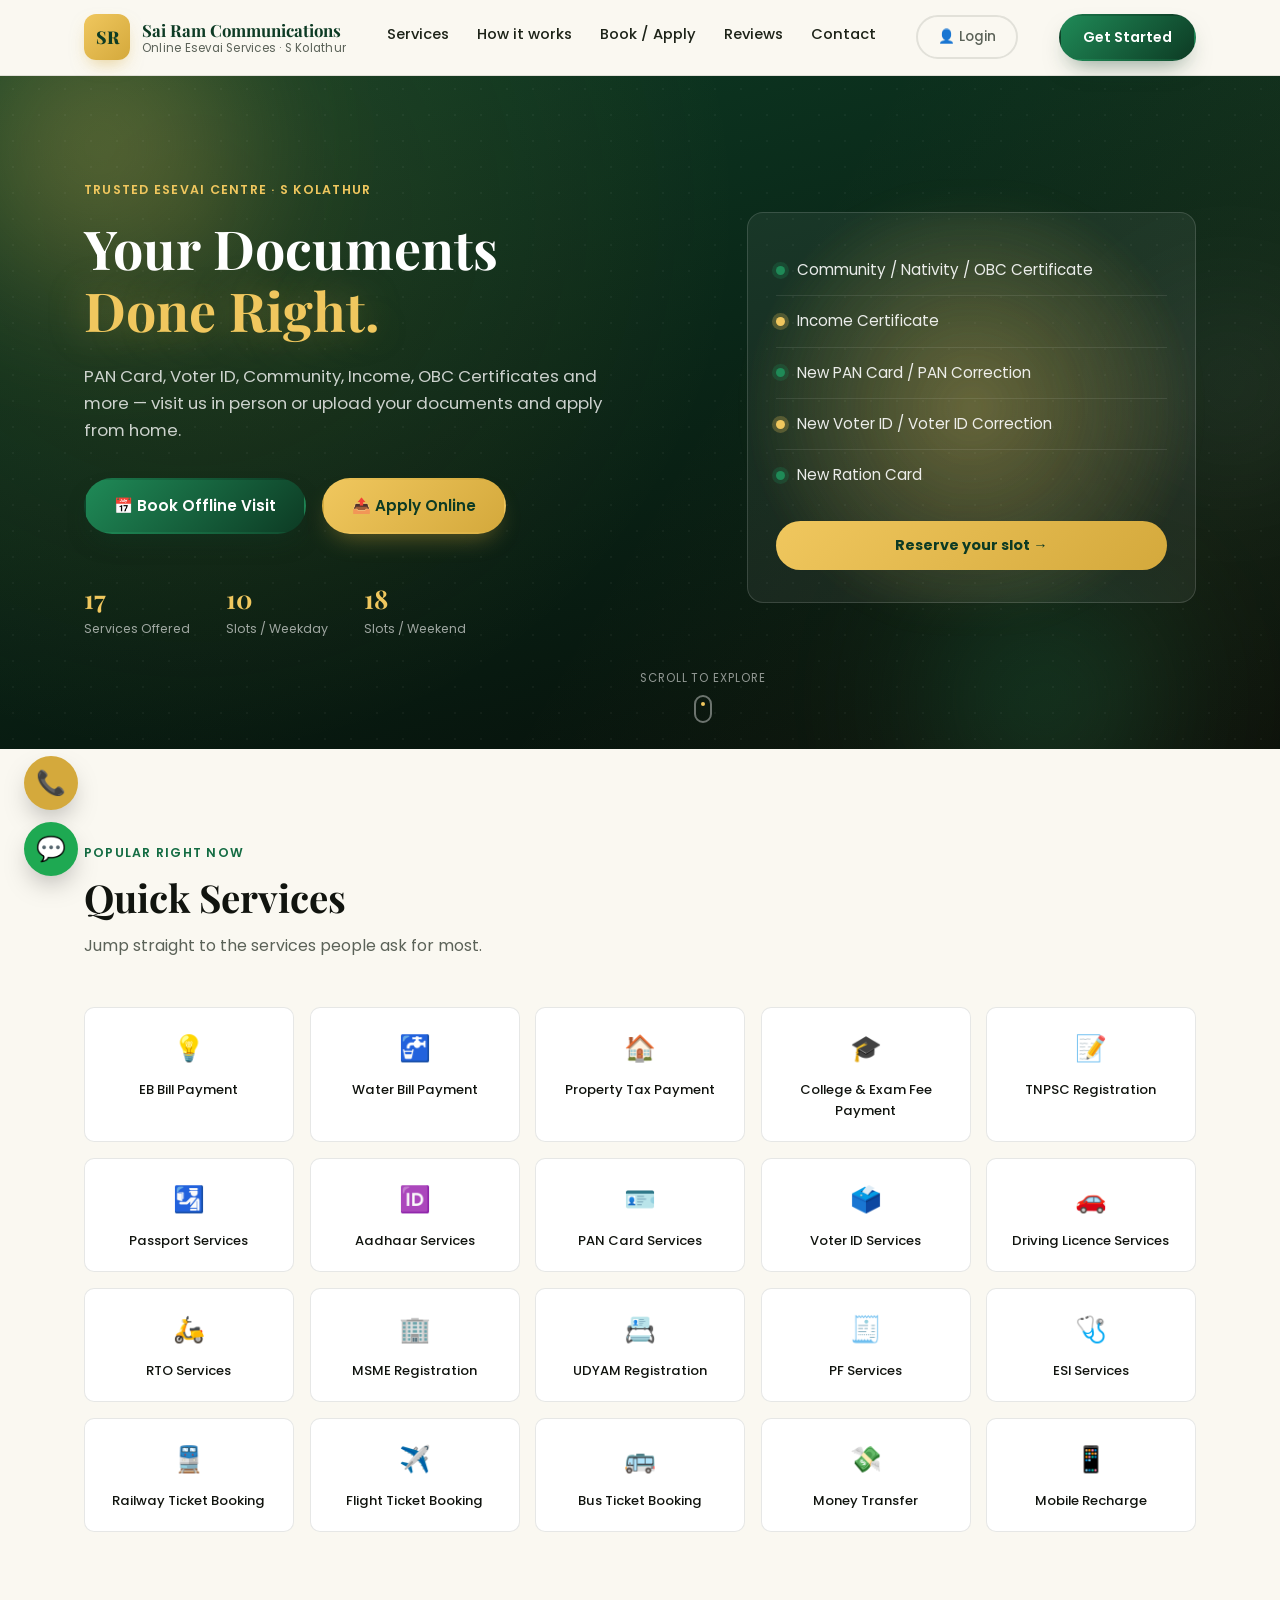
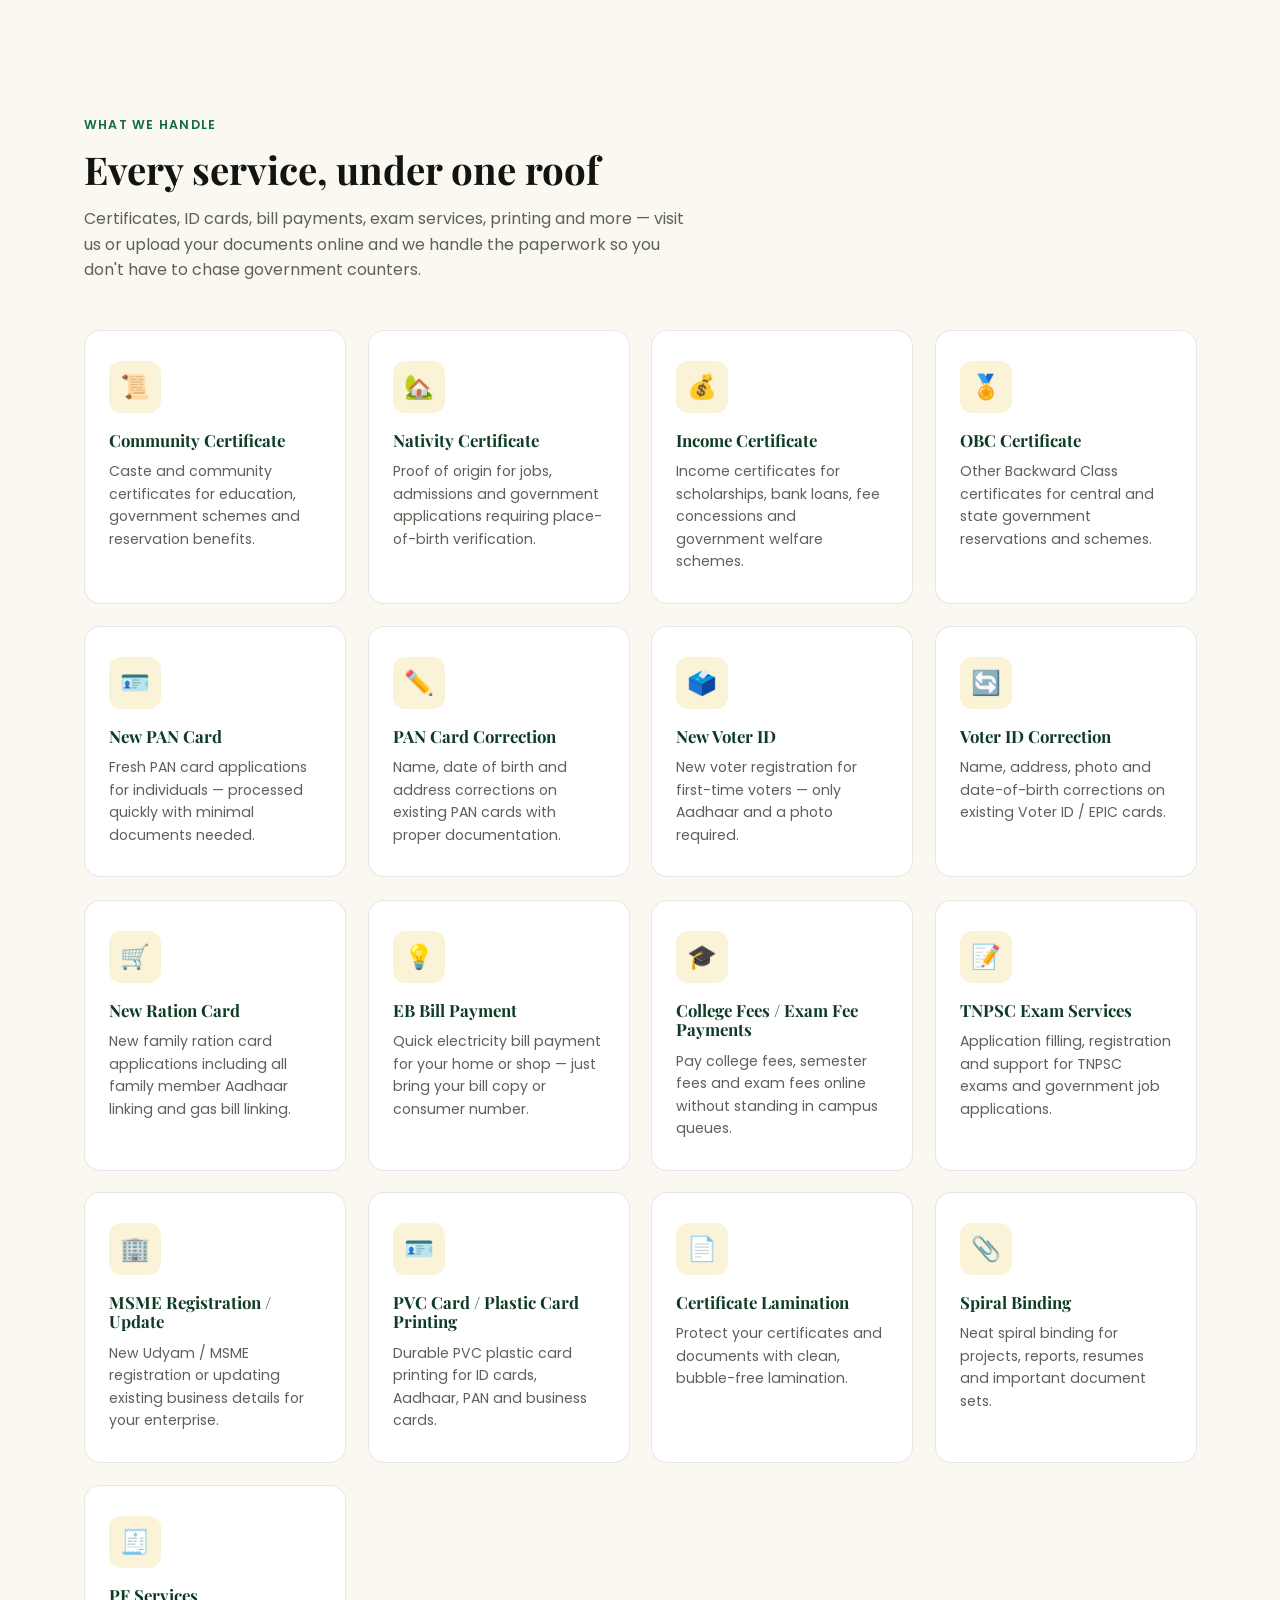
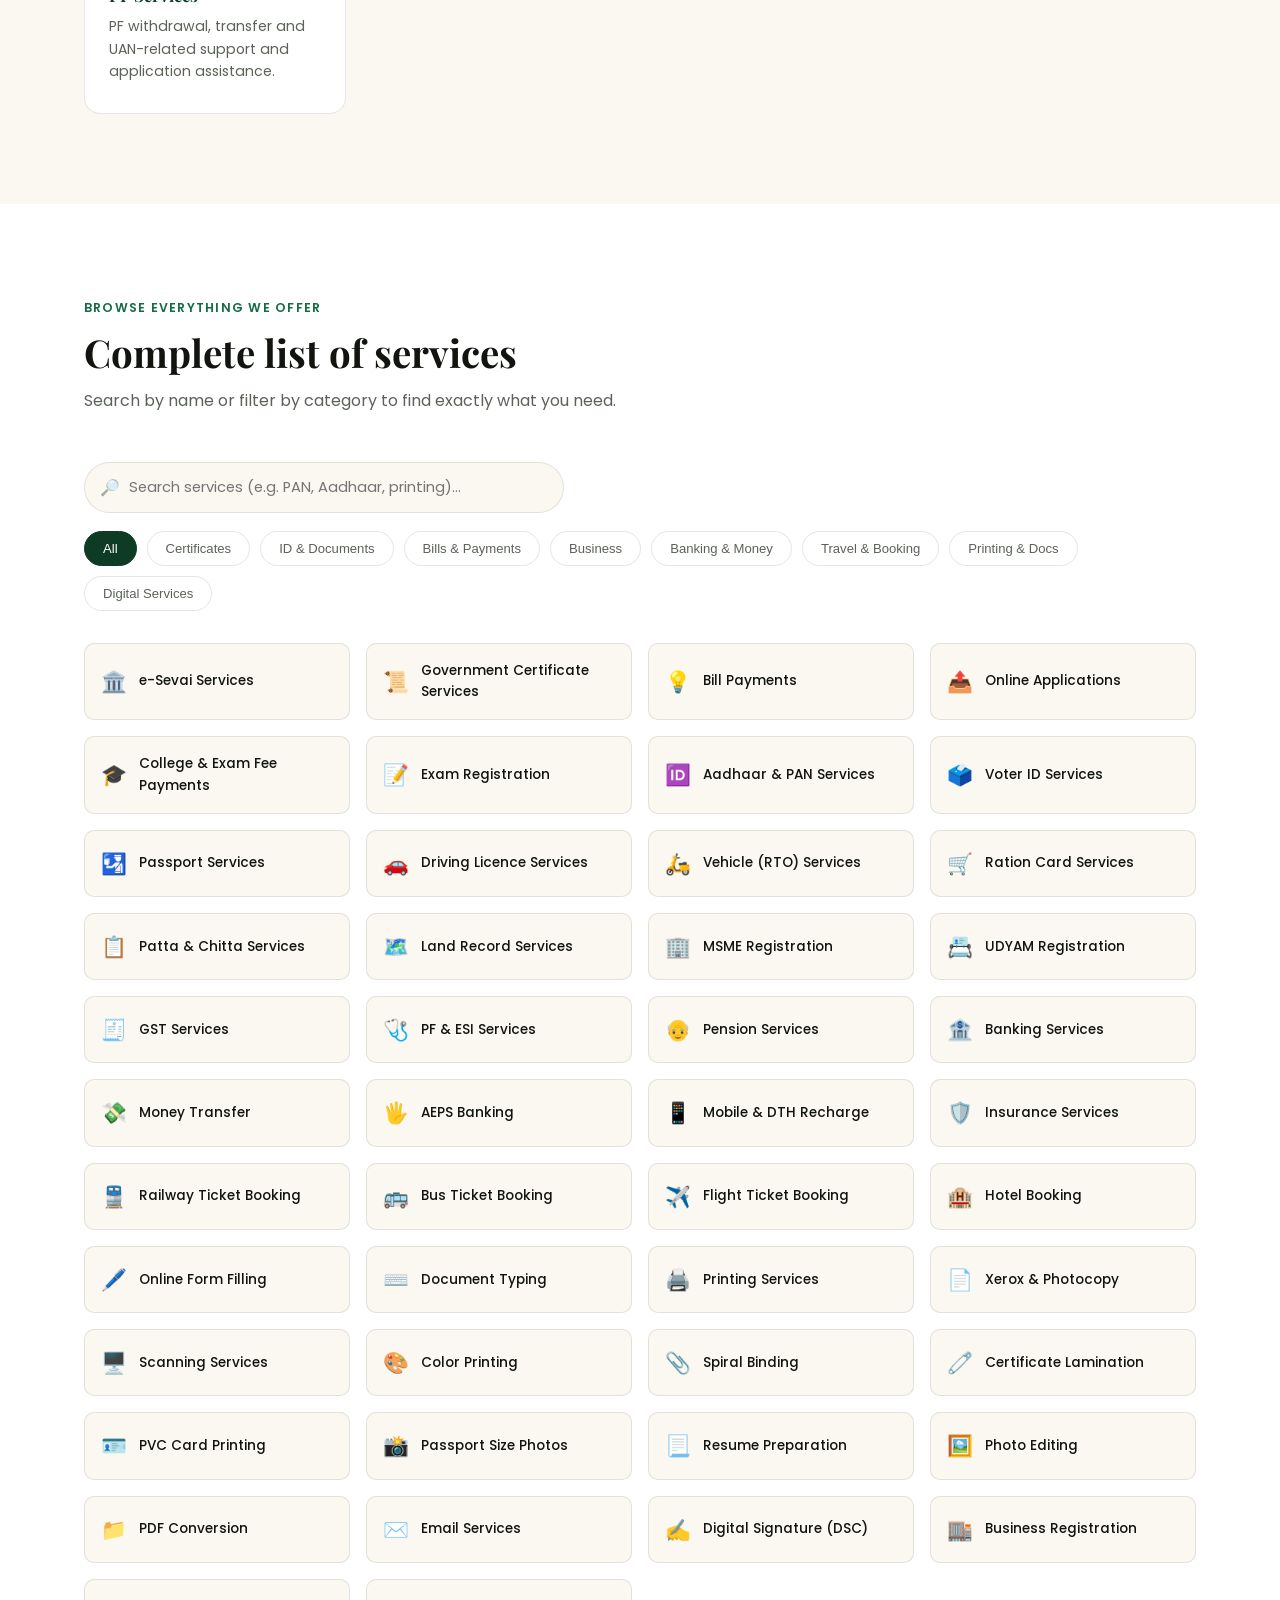
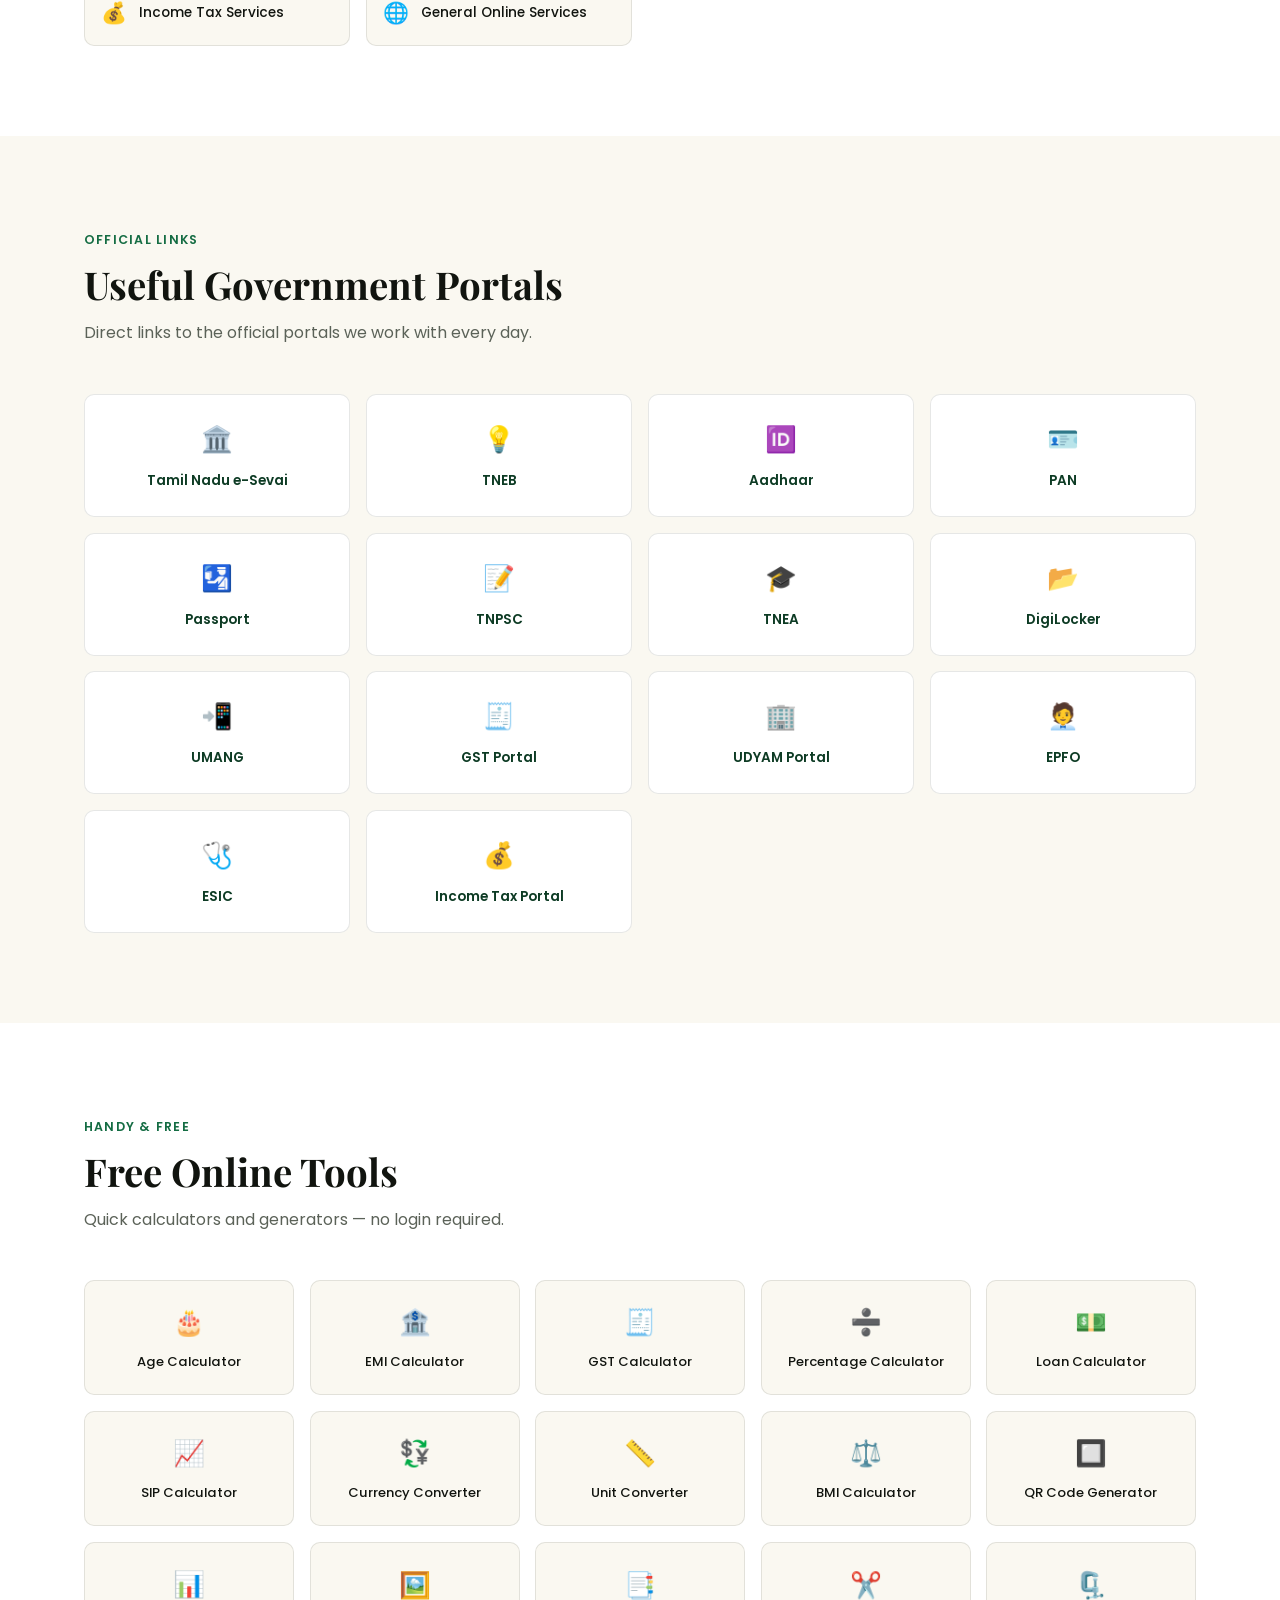
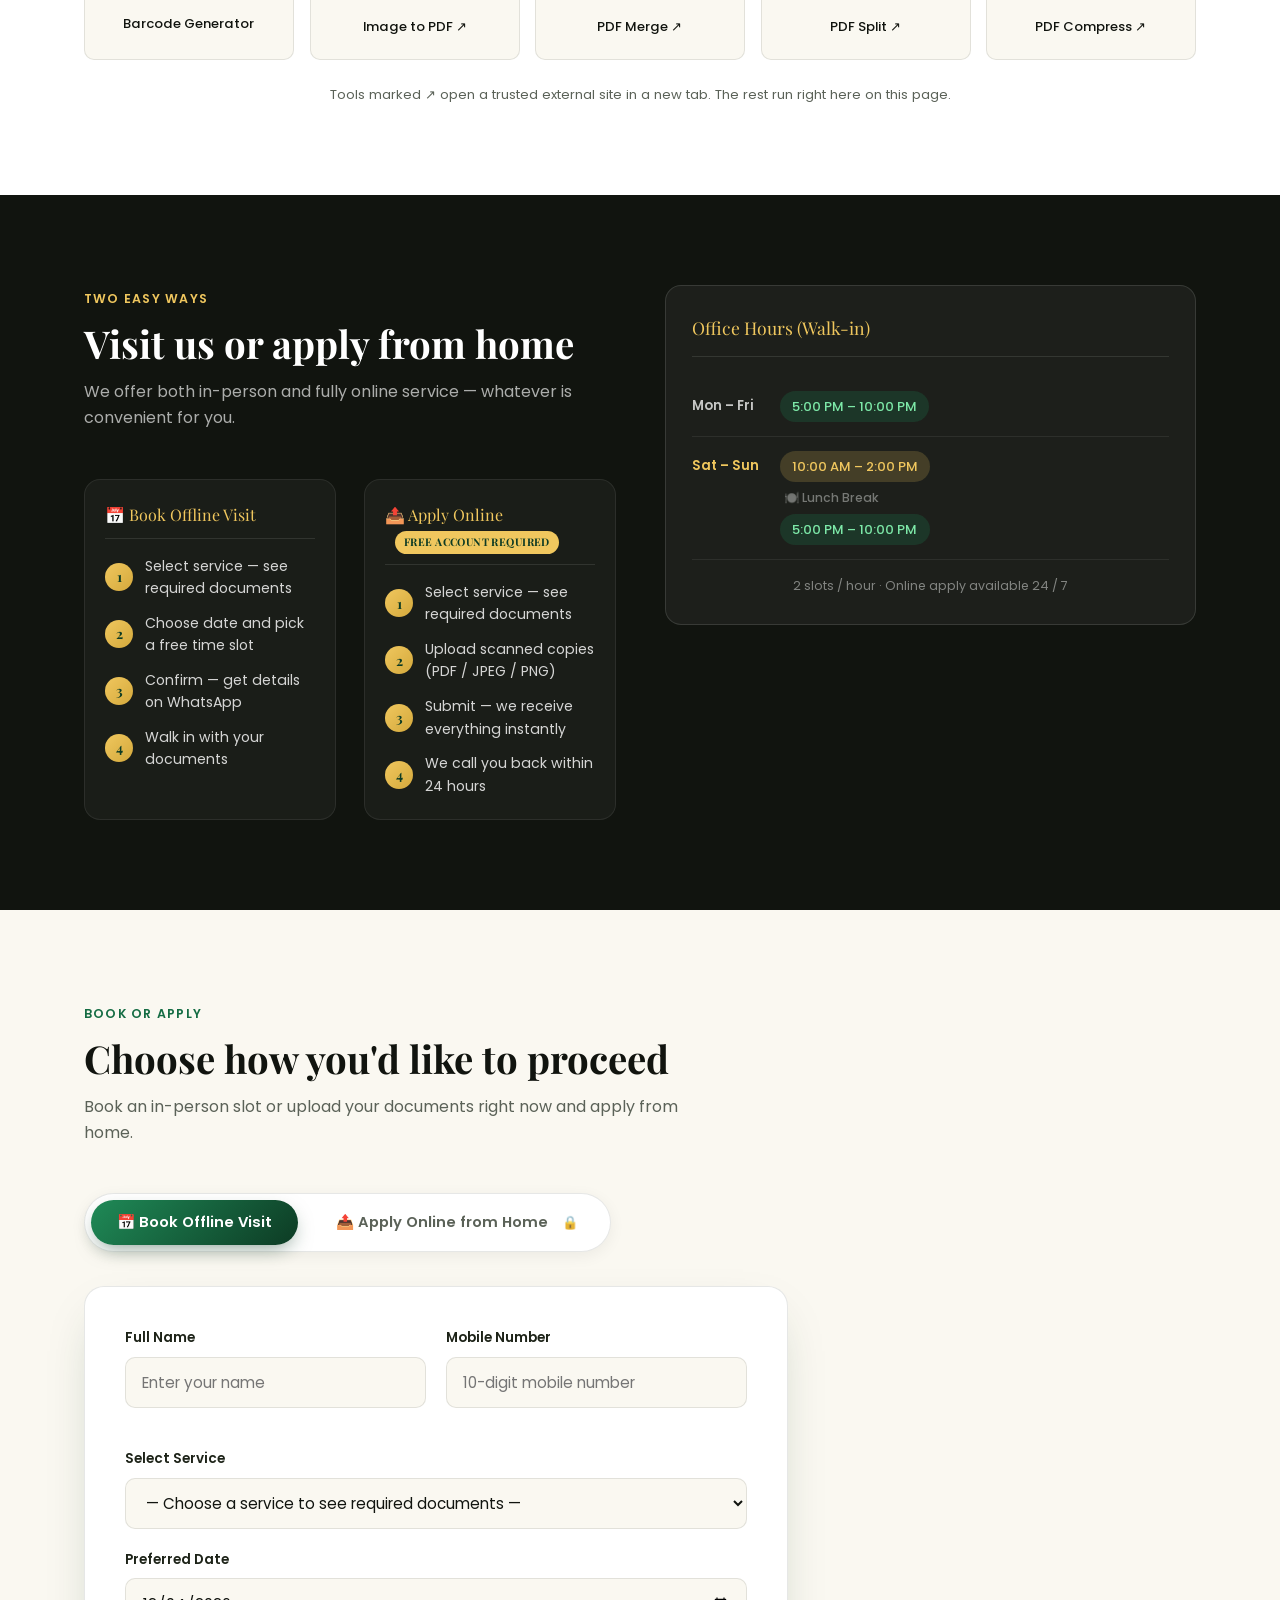
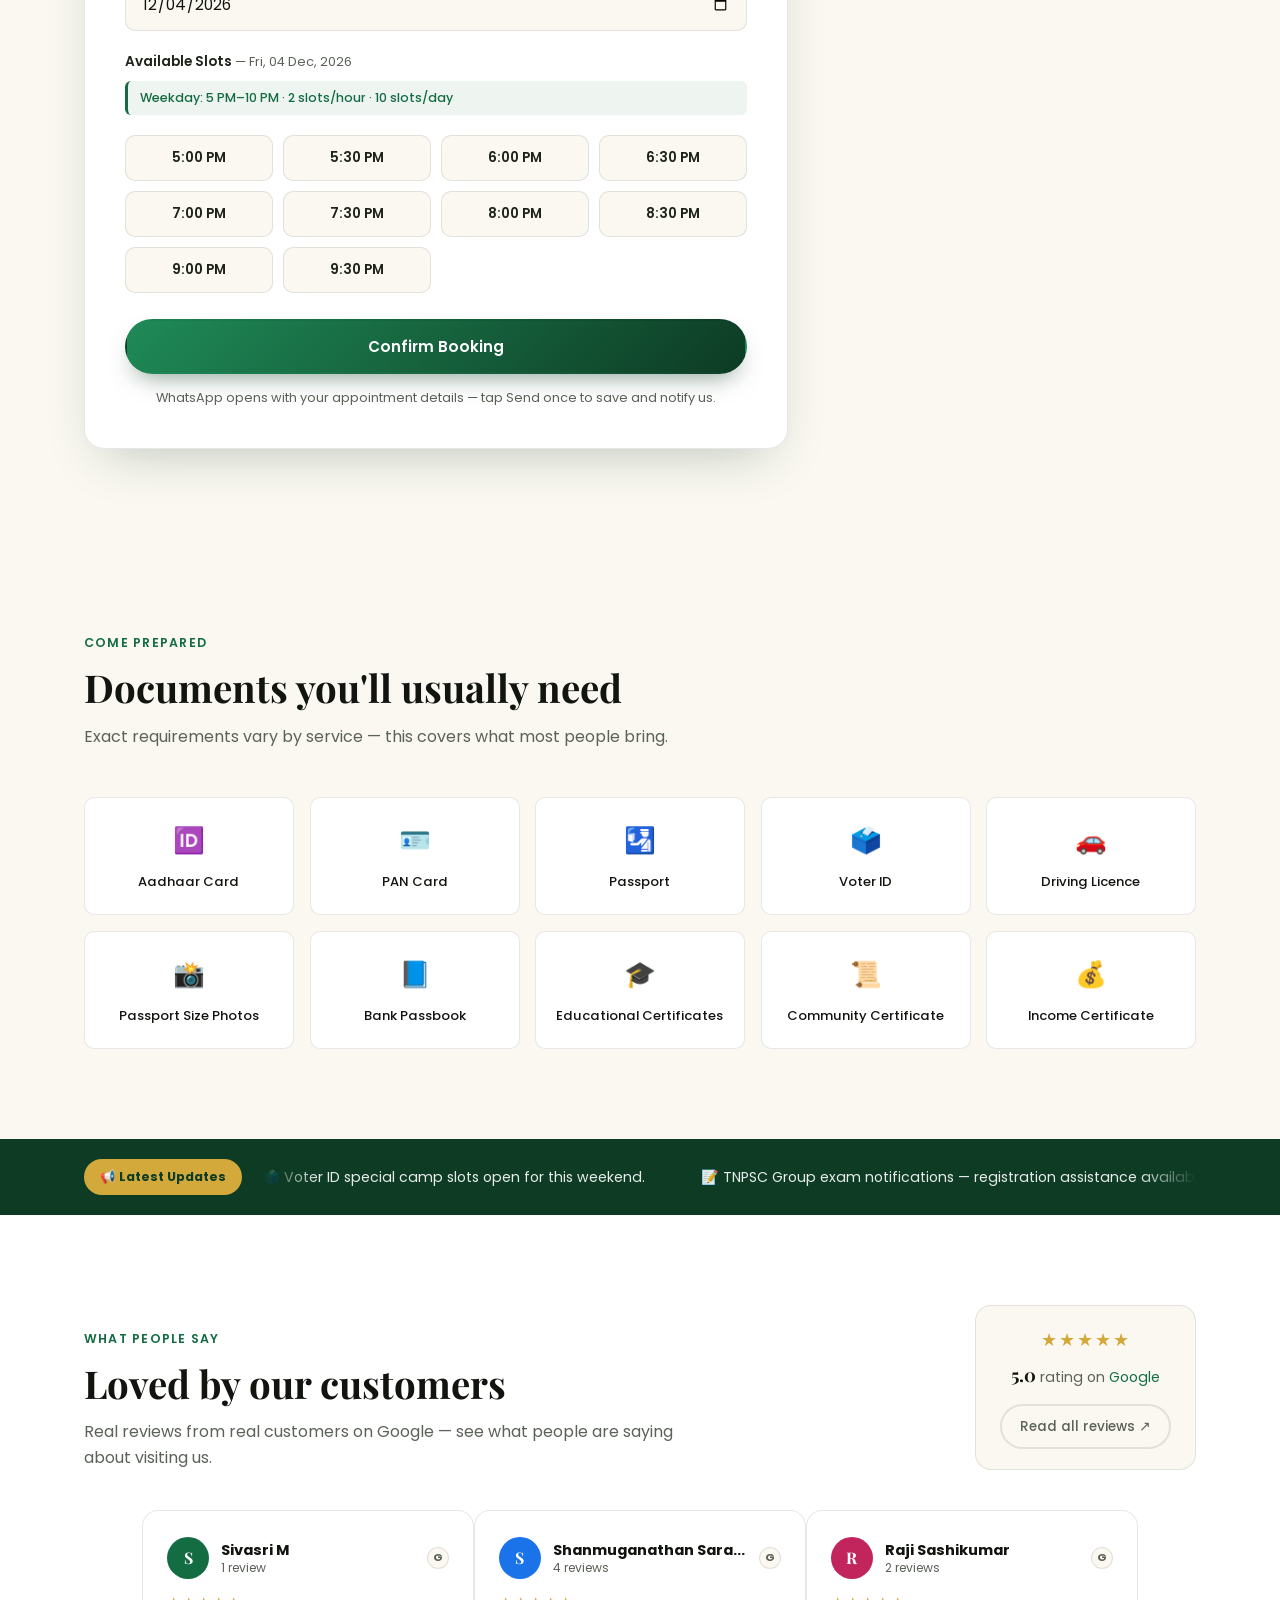
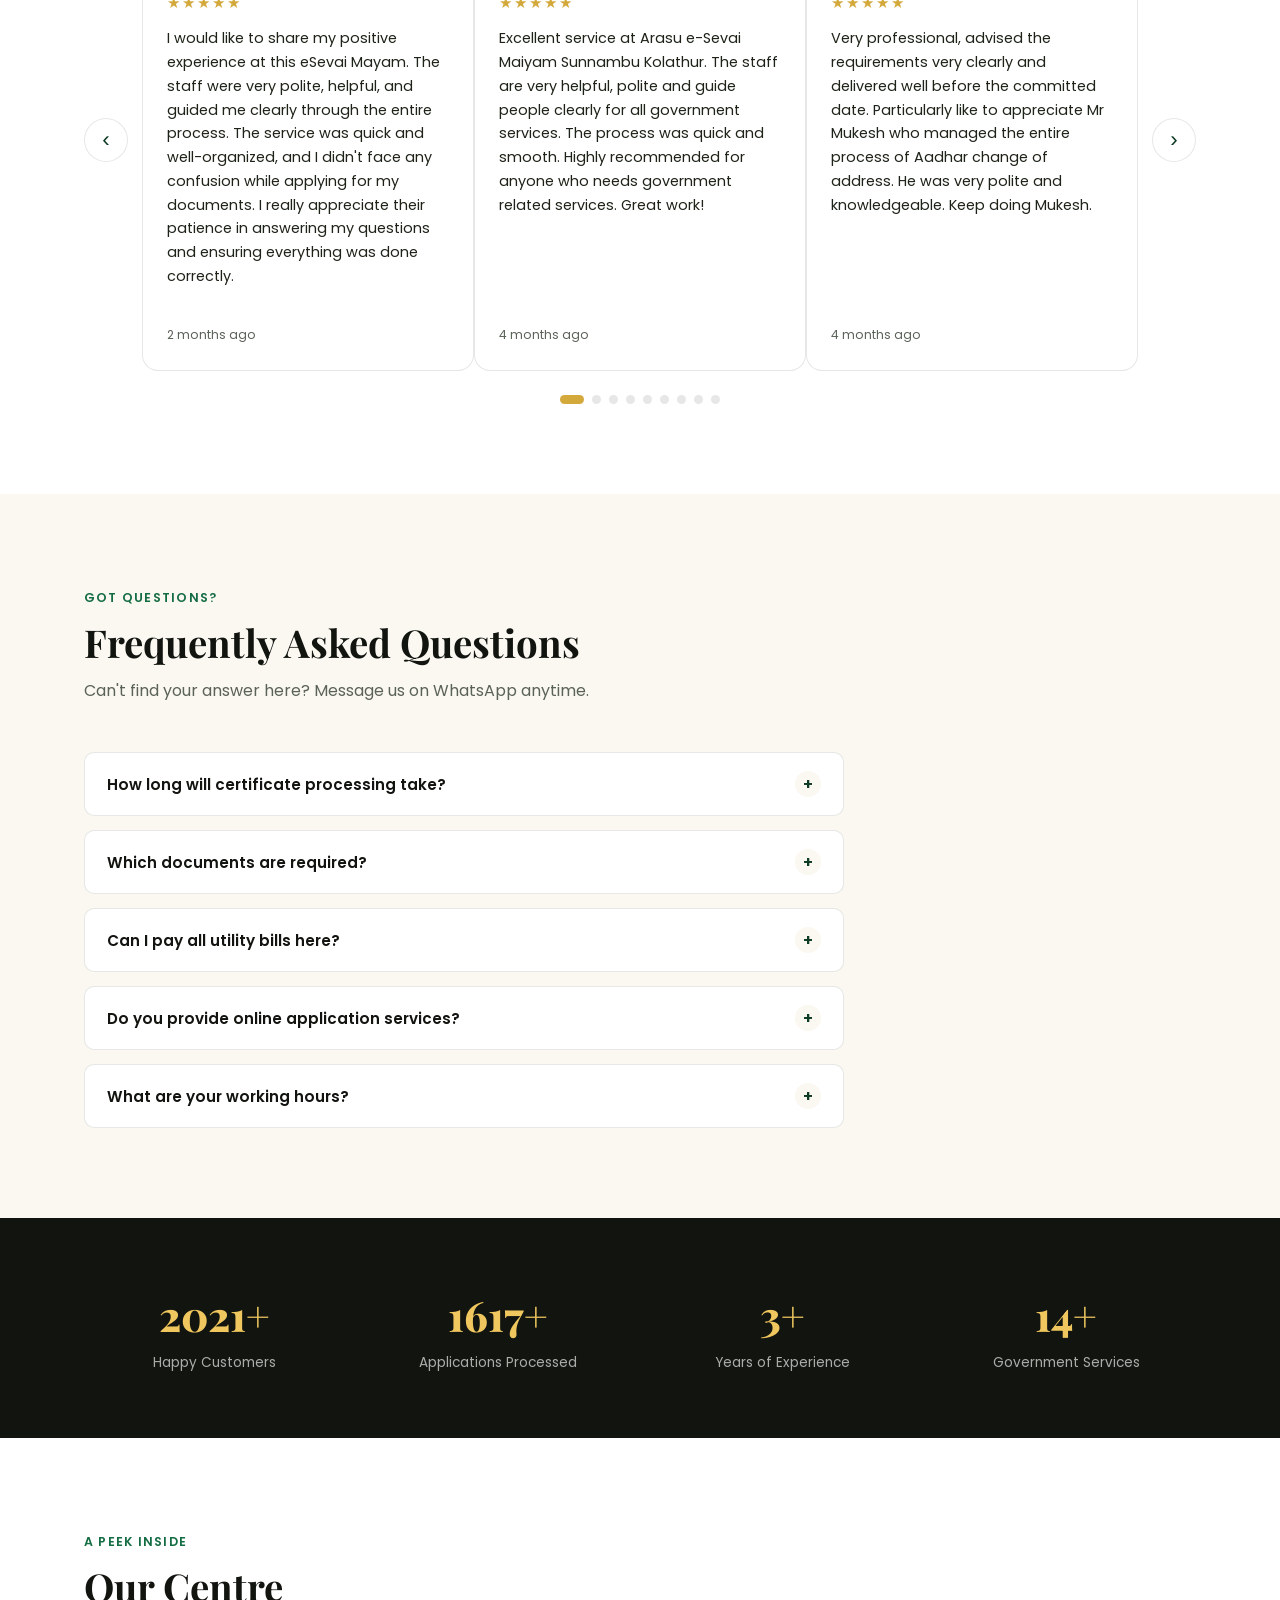
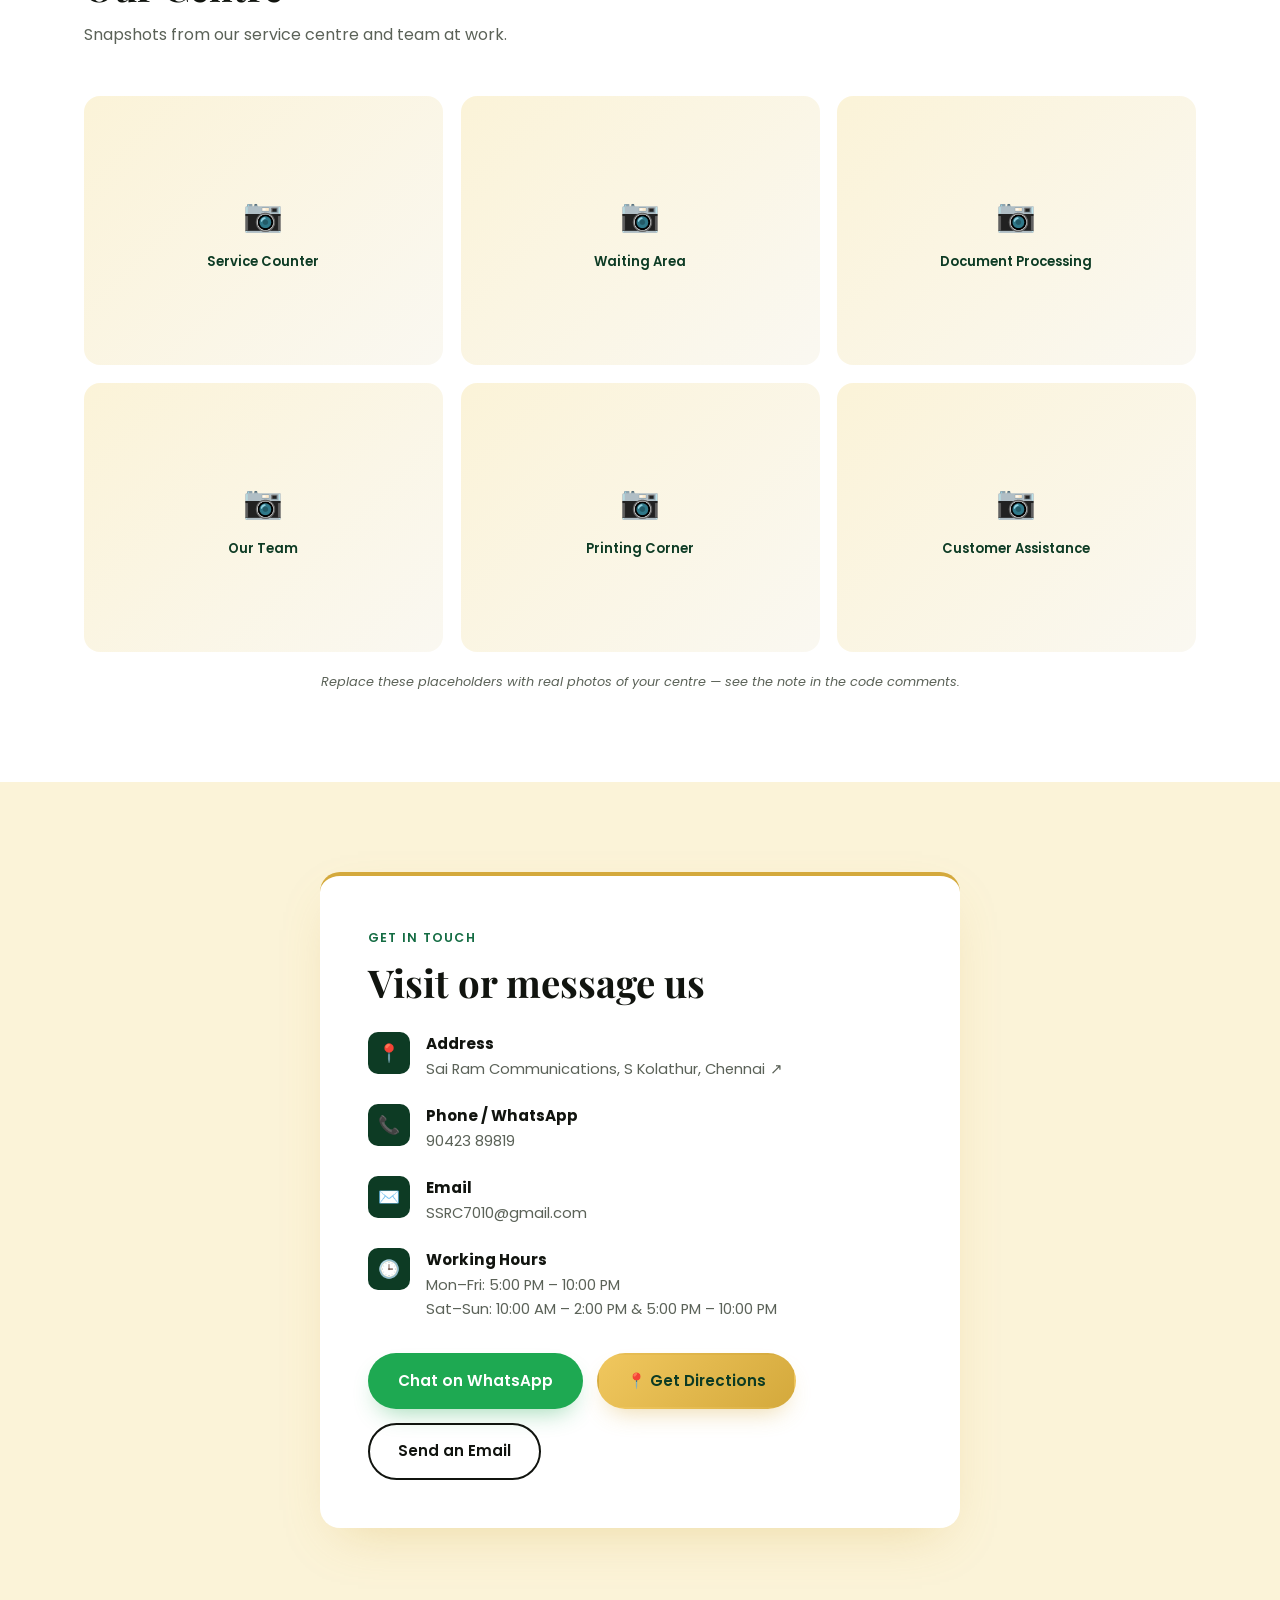
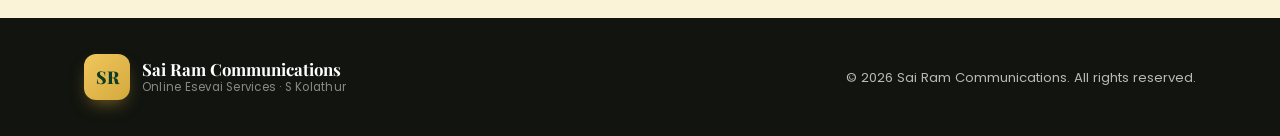
<file: index.html>
<!DOCTYPE html>
<html lang="en">
<head>
<meta charset="UTF-8">
<meta name="viewport" content="width=device-width, initial-scale=1.0">
<title>Sai Ram Communications | Online Esevai Services – S Kolathur</title>
<meta name="description" content="PAN Card, Voter ID, Community, Income, OBC Certificates – book a visit or apply online from home.">
<meta name="keywords" content="e-Sevai S Kolathur, esevai maiyam, PAN card, Voter ID, Community Certificate, Income Certificate, Aadhaar services, TNPSC registration, online government services Chennai">
<meta name="author" content="Sai Ram Communications">
<meta name="robots" content="index, follow">
<meta name="theme-color" content="#0d3b24">
<meta property="og:type" content="business.business">
<meta property="og:title" content="Sai Ram Communications | Online Esevai Services – S Kolathur">
<meta property="og:description" content="PAN Card, Voter ID, Community, Income, OBC Certificates and more – book a visit or apply online from home.">
<meta property="og:locale" content="en_IN">
<link rel="preconnect" href="https://fonts.googleapis.com">
<link rel="preconnect" href="https://fonts.gstatic.com" crossorigin>
<link href="https://fonts.googleapis.com/css2?family=Playfair+Display:wght@600;700;800&family=Poppins:wght@300;400;500;600;700&display=swap" rel="stylesheet">
<link rel="stylesheet" href="style.css">
</head>
<body>

<div class="page-load-bar" id="loadBar"></div>

<!-- ═══ HEADER ═══ -->
<header class="site-header">
  <div class="container header-inner">
    <div class="brand">
      <div class="brand-mark">SR</div>
      <div class="brand-text">
        <span class="brand-name">Sai Ram Communications</span>
        <span class="brand-tagline">Online Esevai Services · S Kolathur</span>
      </div>
    </div>
    <nav class="main-nav" id="mainNav">
      <a href="#services">Services</a>
      <a href="#how">How it works</a>
      <a href="#booking">Book / Apply</a>
      <a href="#reviews">Reviews</a>
      <a href="#contact">Contact</a>
    </nav>
    <div class="nav-auth">
      <button id="loginNavBtn" class="btn btn-outline nav-login">👤 Login</button>
      <div id="userChip" class="user-chip" hidden>
        <span class="user-avatar" id="userAvatar">A</span>
        <span class="user-name" id="userNameDisplay"></span>
        <button id="logoutBtn" class="user-logout" title="Logout">⎋</button>
      </div>
    </div>
    <a href="#booking" class="btn btn-primary nav-cta">Get Started</a>
    <button class="nav-toggle" id="navToggle" aria-label="Toggle menu">
      <span></span><span></span><span></span>
    </button>
  </div>
</header>

<!-- ═══ HERO ═══ -->
<section class="hero" id="heroSection">
  <div class="hero-blobs">
    <div class="blob blob-1"></div>
    <div class="blob blob-2"></div>
    <div class="blob blob-3"></div>
  </div>
  <div class="hero-bg-pattern"></div>
  <div class="hero-particles">
    <span></span><span></span><span></span><span></span><span></span>
    <span></span><span></span><span></span><span></span>
  </div>
  <div class="container hero-inner">
    <div class="hero-copy">
      <span class="eyebrow anim-slide-up d1">Trusted Esevai Centre · S Kolathur</span>
      <h1 class="anim-slide-up d2">Your Documents <br><span class="highlight">Done Right.</span></h1>
      <p class="hero-sub anim-slide-up d3">PAN Card, Voter ID, Community, Income, OBC Certificates and more — visit us in person or upload your documents and apply from home.</p>
      <div class="hero-actions anim-slide-up d4">
        <a href="#booking" class="btn btn-primary">📅 Book Offline Visit</a>
        <a href="#booking" class="btn btn-gold" id="heroOnlineBtn">📤 Apply Online</a>
      </div>
      <div class="hero-stats anim-slide-up d5">
        <div class="stat"><strong data-count="17">0</strong><span>Services Offered</span></div>
        <div class="stat"><strong data-count="10">0</strong><span>Slots / Weekday</span></div>
        <div class="stat"><strong data-count="18">0</strong><span>Slots / Weekend</span></div>
      </div>
    </div>
    <div class="hero-card anim-slide-right d3" id="heroCard">
      <div class="hero-card-glow"></div>
      <div class="hero-card-inner">
        <div class="hero-card-row"><span class="dot dot-green"></span> Community / Nativity / OBC Certificate</div>
        <div class="hero-card-row"><span class="dot dot-yellow"></span> Income Certificate</div>
        <div class="hero-card-row"><span class="dot dot-green"></span> New PAN Card / PAN Correction</div>
        <div class="hero-card-row"><span class="dot dot-yellow"></span> New Voter ID / Voter ID Correction</div>
        <div class="hero-card-row"><span class="dot dot-green"></span> New Ration Card</div>
        <a href="#booking" class="hero-card-cta">Reserve your slot →</a>
      </div>
    </div>
  </div>
  <div class="hero-scroll-hint">
    <span>Scroll to explore</span>
    <div class="scroll-arrow"></div>
  </div>
</section>

<!-- ═══ QUICK SERVICES ═══ -->
<section class="quick-services" id="quickServices">
  <div class="container">
    <span class="section-eyebrow anim-up">Popular right now</span>
    <h2 class="section-title anim-up d1">Quick Services</h2>
    <p class="section-sub anim-up d2">Jump straight to the services people ask for most.</p>
    <div class="qs-grid">
      <a href="#booking" class="qs-item anim-up d1"><span class="qs-icon">💡</span><span>EB Bill Payment</span></a>
      <a href="#booking" class="qs-item anim-up d2"><span class="qs-icon">🚰</span><span>Water Bill Payment</span></a>
      <a href="#booking" class="qs-item anim-up d3"><span class="qs-icon">🏠</span><span>Property Tax Payment</span></a>
      <a href="#booking" class="qs-item anim-up d4"><span class="qs-icon">🎓</span><span>College &amp; Exam Fee Payment</span></a>
      <a href="#booking" class="qs-item anim-up d1"><span class="qs-icon">📝</span><span>TNPSC Registration</span></a>
      <a href="#booking" class="qs-item anim-up d2"><span class="qs-icon">🛂</span><span>Passport Services</span></a>
      <a href="#booking" class="qs-item anim-up d3"><span class="qs-icon">🆔</span><span>Aadhaar Services</span></a>
      <a href="#booking" class="qs-item anim-up d4"><span class="qs-icon">🪪</span><span>PAN Card Services</span></a>
      <a href="#booking" class="qs-item anim-up d1"><span class="qs-icon">🗳️</span><span>Voter ID Services</span></a>
      <a href="#booking" class="qs-item anim-up d2"><span class="qs-icon">🚗</span><span>Driving Licence Services</span></a>
      <a href="#booking" class="qs-item anim-up d3"><span class="qs-icon">🛵</span><span>RTO Services</span></a>
      <a href="#booking" class="qs-item anim-up d4"><span class="qs-icon">🏢</span><span>MSME Registration</span></a>
      <a href="#booking" class="qs-item anim-up d1"><span class="qs-icon">📇</span><span>UDYAM Registration</span></a>
      <a href="#booking" class="qs-item anim-up d2"><span class="qs-icon">🧾</span><span>PF Services</span></a>
      <a href="#booking" class="qs-item anim-up d3"><span class="qs-icon">🩺</span><span>ESI Services</span></a>
      <a href="#booking" class="qs-item anim-up d4"><span class="qs-icon">🚆</span><span>Railway Ticket Booking</span></a>
      <a href="#booking" class="qs-item anim-up d1"><span class="qs-icon">✈️</span><span>Flight Ticket Booking</span></a>
      <a href="#booking" class="qs-item anim-up d2"><span class="qs-icon">🚌</span><span>Bus Ticket Booking</span></a>
      <a href="#booking" class="qs-item anim-up d3"><span class="qs-icon">💸</span><span>Money Transfer</span></a>
      <a href="#booking" class="qs-item anim-up d4"><span class="qs-icon">📱</span><span>Mobile Recharge</span></a>
    </div>
  </div>
</section>

<!-- ═══ SERVICES ═══ -->
<section class="services" id="services">
  <div class="container">
    <span class="section-eyebrow anim-up">What we handle</span>
    <h2 class="section-title anim-up d1">Every service, under one roof</h2>
    <p class="section-sub anim-up d2">Certificates, ID cards, bill payments, exam services, printing and more — visit us or upload your documents online and we handle the paperwork so you don't have to chase government counters.</p>
    <div class="services-grid">
      <div class="service-card anim-up d1"><div class="service-icon">📜</div><h3>Community Certificate</h3><p>Caste and community certificates for education, government schemes and reservation benefits.</p></div>
      <div class="service-card anim-up d2"><div class="service-icon">🏡</div><h3>Nativity Certificate</h3><p>Proof of origin for jobs, admissions and government applications requiring place-of-birth verification.</p></div>
      <div class="service-card anim-up d3"><div class="service-icon">💰</div><h3>Income Certificate</h3><p>Income certificates for scholarships, bank loans, fee concessions and government welfare schemes.</p></div>
      <div class="service-card anim-up d4"><div class="service-icon">🏅</div><h3>OBC Certificate</h3><p>Other Backward Class certificates for central and state government reservations and schemes.</p></div>
      <div class="service-card anim-up d1"><div class="service-icon">🪪</div><h3>New PAN Card</h3><p>Fresh PAN card applications for individuals — processed quickly with minimal documents needed.</p></div>
      <div class="service-card anim-up d2"><div class="service-icon">✏️</div><h3>PAN Card Correction</h3><p>Name, date of birth and address corrections on existing PAN cards with proper documentation.</p></div>
      <div class="service-card anim-up d3"><div class="service-icon">🗳️</div><h3>New Voter ID</h3><p>New voter registration for first-time voters — only Aadhaar and a photo required.</p></div>
      <div class="service-card anim-up d4"><div class="service-icon">🔄</div><h3>Voter ID Correction</h3><p>Name, address, photo and date-of-birth corrections on existing Voter ID / EPIC cards.</p></div>
      <div class="service-card anim-up d1"><div class="service-icon">🛒</div><h3>New Ration Card</h3><p>New family ration card applications including all family member Aadhaar linking and gas bill linking.</p></div>
      <div class="service-card anim-up d2"><div class="service-icon">💡</div><h3>EB Bill Payment</h3><p>Quick electricity bill payment for your home or shop — just bring your bill copy or consumer number.</p></div>
      <div class="service-card anim-up d3"><div class="service-icon">🎓</div><h3>College Fees / Exam Fee Payments</h3><p>Pay college fees, semester fees and exam fees online without standing in campus queues.</p></div>
      <div class="service-card anim-up d4"><div class="service-icon">📝</div><h3>TNPSC Exam Services</h3><p>Application filling, registration and support for TNPSC exams and government job applications.</p></div>
      <div class="service-card anim-up d1"><div class="service-icon">🏢</div><h3>MSME Registration / Update</h3><p>New Udyam / MSME registration or updating existing business details for your enterprise.</p></div>
      <div class="service-card anim-up d2"><div class="service-icon">🪪</div><h3>PVC Card / Plastic Card Printing</h3><p>Durable PVC plastic card printing for ID cards, Aadhaar, PAN and business cards.</p></div>
      <div class="service-card anim-up d3"><div class="service-icon">📄</div><h3>Certificate Lamination</h3><p>Protect your certificates and documents with clean, bubble-free lamination.</p></div>
      <div class="service-card anim-up d4"><div class="service-icon">📎</div><h3>Spiral Binding</h3><p>Neat spiral binding for projects, reports, resumes and important document sets.</p></div>
      <div class="service-card anim-up d1"><div class="service-icon">🧾</div><h3>PF Services</h3><p>PF withdrawal, transfer and UAN-related support and application assistance.</p></div>
    </div>
  </div>
</section>

<!-- ═══ ALL SERVICES (SEARCHABLE) ═══ -->
<section class="all-services" id="allServices">
  <div class="container">
    <span class="section-eyebrow anim-up">Browse everything we offer</span>
    <h2 class="section-title anim-up d1">Complete list of services</h2>
    <p class="section-sub anim-up d2">Search by name or filter by category to find exactly what you need.</p>

    <div class="as-controls anim-up d2">
      <div class="as-search">
        <span class="as-search-icon">🔎</span>
        <input type="text" id="asSearchInput" placeholder="Search services (e.g. PAN, Aadhaar, printing)…">
      </div>
      <div class="as-filters" id="asFilters">
        <button type="button" class="as-filter active" data-cat="all">All</button>
        <button type="button" class="as-filter" data-cat="certificates">Certificates</button>
        <button type="button" class="as-filter" data-cat="id">ID &amp; Documents</button>
        <button type="button" class="as-filter" data-cat="bills">Bills &amp; Payments</button>
        <button type="button" class="as-filter" data-cat="business">Business</button>
        <button type="button" class="as-filter" data-cat="banking">Banking &amp; Money</button>
        <button type="button" class="as-filter" data-cat="travel">Travel &amp; Booking</button>
        <button type="button" class="as-filter" data-cat="printing">Printing &amp; Docs</button>
        <button type="button" class="as-filter" data-cat="digital">Digital Services</button>
      </div>
    </div>

    <div class="as-grid" id="asGrid">
      <div class="as-card" data-cat="certificates" data-name="e-Sevai Services"><span class="as-icon">🏛️</span><span>e-Sevai Services</span></div>
      <div class="as-card" data-cat="certificates" data-name="Government Certificate Services"><span class="as-icon">📜</span><span>Government Certificate Services</span></div>
      <div class="as-card" data-cat="bills" data-name="Bill Payments"><span class="as-icon">💡</span><span>Bill Payments</span></div>
      <div class="as-card" data-cat="certificates" data-name="Online Applications"><span class="as-icon">📤</span><span>Online Applications</span></div>
      <div class="as-card" data-cat="bills" data-name="College and Exam Fee Payments"><span class="as-icon">🎓</span><span>College &amp; Exam Fee Payments</span></div>
      <div class="as-card" data-cat="certificates" data-name="Exam Registration"><span class="as-icon">📝</span><span>Exam Registration</span></div>
      <div class="as-card" data-cat="id" data-name="Aadhaar and PAN Services"><span class="as-icon">🆔</span><span>Aadhaar &amp; PAN Services</span></div>
      <div class="as-card" data-cat="id" data-name="Voter ID Services"><span class="as-icon">🗳️</span><span>Voter ID Services</span></div>
      <div class="as-card" data-cat="id" data-name="Passport Services"><span class="as-icon">🛂</span><span>Passport Services</span></div>
      <div class="as-card" data-cat="id" data-name="Driving Licence Services"><span class="as-icon">🚗</span><span>Driving Licence Services</span></div>
      <div class="as-card" data-cat="id" data-name="Vehicle RTO Services"><span class="as-icon">🛵</span><span>Vehicle (RTO) Services</span></div>
      <div class="as-card" data-cat="certificates" data-name="Ration Card Services"><span class="as-icon">🛒</span><span>Ration Card Services</span></div>
      <div class="as-card" data-cat="certificates" data-name="Patta and Chitta Services"><span class="as-icon">📋</span><span>Patta &amp; Chitta Services</span></div>
      <div class="as-card" data-cat="certificates" data-name="Land Record Services"><span class="as-icon">🗺️</span><span>Land Record Services</span></div>
      <div class="as-card" data-cat="business" data-name="MSME Registration"><span class="as-icon">🏢</span><span>MSME Registration</span></div>
      <div class="as-card" data-cat="business" data-name="UDYAM Registration"><span class="as-icon">📇</span><span>UDYAM Registration</span></div>
      <div class="as-card" data-cat="business" data-name="GST Services"><span class="as-icon">🧾</span><span>GST Services</span></div>
      <div class="as-card" data-cat="business" data-name="PF and ESI Services"><span class="as-icon">🩺</span><span>PF &amp; ESI Services</span></div>
      <div class="as-card" data-cat="banking" data-name="Pension Services"><span class="as-icon">👴</span><span>Pension Services</span></div>
      <div class="as-card" data-cat="banking" data-name="Banking Services"><span class="as-icon">🏦</span><span>Banking Services</span></div>
      <div class="as-card" data-cat="banking" data-name="Money Transfer"><span class="as-icon">💸</span><span>Money Transfer</span></div>
      <div class="as-card" data-cat="banking" data-name="AEPS Banking"><span class="as-icon">🖐️</span><span>AEPS Banking</span></div>
      <div class="as-card" data-cat="bills" data-name="Mobile and DTH Recharge"><span class="as-icon">📱</span><span>Mobile &amp; DTH Recharge</span></div>
      <div class="as-card" data-cat="banking" data-name="Insurance Services"><span class="as-icon">🛡️</span><span>Insurance Services</span></div>
      <div class="as-card" data-cat="travel" data-name="Railway Ticket Booking"><span class="as-icon">🚆</span><span>Railway Ticket Booking</span></div>
      <div class="as-card" data-cat="travel" data-name="Bus Ticket Booking"><span class="as-icon">🚌</span><span>Bus Ticket Booking</span></div>
      <div class="as-card" data-cat="travel" data-name="Flight Ticket Booking"><span class="as-icon">✈️</span><span>Flight Ticket Booking</span></div>
      <div class="as-card" data-cat="travel" data-name="Hotel Booking"><span class="as-icon">🏨</span><span>Hotel Booking</span></div>
      <div class="as-card" data-cat="printing" data-name="Online Form Filling"><span class="as-icon">🖊️</span><span>Online Form Filling</span></div>
      <div class="as-card" data-cat="printing" data-name="Document Typing"><span class="as-icon">⌨️</span><span>Document Typing</span></div>
      <div class="as-card" data-cat="printing" data-name="Printing Services"><span class="as-icon">🖨️</span><span>Printing Services</span></div>
      <div class="as-card" data-cat="printing" data-name="Xerox and Photocopy"><span class="as-icon">📄</span><span>Xerox &amp; Photocopy</span></div>
      <div class="as-card" data-cat="printing" data-name="Scanning Services"><span class="as-icon">🖥️</span><span>Scanning Services</span></div>
      <div class="as-card" data-cat="printing" data-name="Color Printing"><span class="as-icon">🎨</span><span>Color Printing</span></div>
      <div class="as-card" data-cat="printing" data-name="Spiral Binding"><span class="as-icon">📎</span><span>Spiral Binding</span></div>
      <div class="as-card" data-cat="printing" data-name="Certificate Lamination"><span class="as-icon">🧷</span><span>Certificate Lamination</span></div>
      <div class="as-card" data-cat="printing" data-name="PVC Card Printing"><span class="as-icon">🪪</span><span>PVC Card Printing</span></div>
      <div class="as-card" data-cat="printing" data-name="Passport Size Photos"><span class="as-icon">📸</span><span>Passport Size Photos</span></div>
      <div class="as-card" data-cat="digital" data-name="Resume Preparation"><span class="as-icon">📃</span><span>Resume Preparation</span></div>
      <div class="as-card" data-cat="digital" data-name="Photo Editing"><span class="as-icon">🖼️</span><span>Photo Editing</span></div>
      <div class="as-card" data-cat="digital" data-name="PDF Conversion"><span class="as-icon">📁</span><span>PDF Conversion</span></div>
      <div class="as-card" data-cat="digital" data-name="Email Services"><span class="as-icon">✉️</span><span>Email Services</span></div>
      <div class="as-card" data-cat="digital" data-name="Digital Signature DSC"><span class="as-icon">✍️</span><span>Digital Signature (DSC)</span></div>
      <div class="as-card" data-cat="business" data-name="Business Registration"><span class="as-icon">🏬</span><span>Business Registration</span></div>
      <div class="as-card" data-cat="business" data-name="Income Tax Services"><span class="as-icon">💰</span><span>Income Tax Services</span></div>
      <div class="as-card" data-cat="digital" data-name="General Online Services"><span class="as-icon">🌐</span><span>General Online Services</span></div>
    </div>
    <p class="as-empty" id="asEmpty" hidden>No services match your search — try a different keyword or call us at <a href="tel:+919042389819">90423 89819</a>.</p>
  </div>
</section>

<!-- ═══ GOVERNMENT PORTALS ═══ -->
<section class="portals" id="portals">
  <div class="container">
    <span class="section-eyebrow anim-up">Official links</span>
    <h2 class="section-title anim-up d1">Useful Government Portals</h2>
    <p class="section-sub anim-up d2">Direct links to the official portals we work with every day.</p>
    <div class="portals-grid">
      <a href="https://tnesevai.tn.gov.in" target="_blank" rel="noopener" class="portal-card anim-up d1"><span class="portal-icon">🏛️</span><span>Tamil Nadu e-Sevai</span></a>
      <a href="https://www.tangedco.gov.in" target="_blank" rel="noopener" class="portal-card anim-up d2"><span class="portal-icon">💡</span><span>TNEB</span></a>
      <a href="https://uidai.gov.in" target="_blank" rel="noopener" class="portal-card anim-up d3"><span class="portal-icon">🆔</span><span>Aadhaar</span></a>
      <a href="https://www.incometax.gov.in/iec/foportal/" target="_blank" rel="noopener" class="portal-card anim-up d4"><span class="portal-icon">🪪</span><span>PAN</span></a>
      <a href="https://www.passportindia.gov.in" target="_blank" rel="noopener" class="portal-card anim-up d1"><span class="portal-icon">🛂</span><span>Passport</span></a>
      <a href="https://www.tnpsc.gov.in" target="_blank" rel="noopener" class="portal-card anim-up d2"><span class="portal-icon">📝</span><span>TNPSC</span></a>
      <a href="https://www.tnea.ac.in" target="_blank" rel="noopener" class="portal-card anim-up d3"><span class="portal-icon">🎓</span><span>TNEA</span></a>
      <a href="https://www.digilocker.gov.in" target="_blank" rel="noopener" class="portal-card anim-up d4"><span class="portal-icon">📂</span><span>DigiLocker</span></a>
      <a href="https://www.umang.gov.in" target="_blank" rel="noopener" class="portal-card anim-up d1"><span class="portal-icon">📲</span><span>UMANG</span></a>
      <a href="https://www.gst.gov.in" target="_blank" rel="noopener" class="portal-card anim-up d2"><span class="portal-icon">🧾</span><span>GST Portal</span></a>
      <a href="https://udyamregistration.gov.in" target="_blank" rel="noopener" class="portal-card anim-up d3"><span class="portal-icon">🏢</span><span>UDYAM Portal</span></a>
      <a href="https://www.epfindia.gov.in" target="_blank" rel="noopener" class="portal-card anim-up d4"><span class="portal-icon">🧑‍💼</span><span>EPFO</span></a>
      <a href="https://www.esic.gov.in" target="_blank" rel="noopener" class="portal-card anim-up d1"><span class="portal-icon">🩺</span><span>ESIC</span></a>
      <a href="https://www.incometax.gov.in" target="_blank" rel="noopener" class="portal-card anim-up d2"><span class="portal-icon">💰</span><span>Income Tax Portal</span></a>
    </div>
  </div>
</section>

<!-- ═══ FREE ONLINE TOOLS ═══ -->
<section class="tools" id="tools">
  <div class="container">
    <span class="section-eyebrow anim-up">Handy &amp; free</span>
    <h2 class="section-title anim-up d1">Free Online Tools</h2>
    <p class="section-sub anim-up d2">Quick calculators and generators — no login required.</p>
    <div class="tools-grid">
      <button type="button" class="tool-card anim-up d1" data-tool="age"><span class="tool-icon">🎂</span><span>Age Calculator</span></button>
      <button type="button" class="tool-card anim-up d2" data-tool="emi"><span class="tool-icon">🏦</span><span>EMI Calculator</span></button>
      <button type="button" class="tool-card anim-up d3" data-tool="gst"><span class="tool-icon">🧾</span><span>GST Calculator</span></button>
      <button type="button" class="tool-card anim-up d4" data-tool="percentage"><span class="tool-icon">➗</span><span>Percentage Calculator</span></button>
      <button type="button" class="tool-card anim-up d1" data-tool="loan"><span class="tool-icon">💵</span><span>Loan Calculator</span></button>
      <button type="button" class="tool-card anim-up d2" data-tool="sip"><span class="tool-icon">📈</span><span>SIP Calculator</span></button>
      <button type="button" class="tool-card anim-up d3" data-tool="currency"><span class="tool-icon">💱</span><span>Currency Converter</span></button>
      <button type="button" class="tool-card anim-up d4" data-tool="unit"><span class="tool-icon">📏</span><span>Unit Converter</span></button>
      <button type="button" class="tool-card anim-up d1" data-tool="bmi"><span class="tool-icon">⚖️</span><span>BMI Calculator</span></button>
      <button type="button" class="tool-card anim-up d2" data-tool="qr"><span class="tool-icon">🔲</span><span>QR Code Generator</span></button>
      <button type="button" class="tool-card anim-up d3" data-tool="barcode"><span class="tool-icon">📊</span><span>Barcode Generator</span></button>
      <a href="https://www.ilovepdf.com/jpg_to_pdf" target="_blank" rel="noopener" class="tool-card anim-up d4"><span class="tool-icon">🖼️</span><span>Image to PDF ↗</span></a>
      <a href="https://www.ilovepdf.com/merge_pdf" target="_blank" rel="noopener" class="tool-card anim-up d1"><span class="tool-icon">📑</span><span>PDF Merge ↗</span></a>
      <a href="https://www.ilovepdf.com/split_pdf" target="_blank" rel="noopener" class="tool-card anim-up d2"><span class="tool-icon">✂️</span><span>PDF Split ↗</span></a>
      <a href="https://www.ilovepdf.com/compress_pdf" target="_blank" rel="noopener" class="tool-card anim-up d3"><span class="tool-icon">🗜️</span><span>PDF Compress ↗</span></a>
    </div>
    <p class="tools-note">Tools marked ↗ open a trusted external site in a new tab. The rest run right here on this page.</p>
  </div>
</section>

<!-- ═══ HOW IT WORKS ═══ -->
<section class="how" id="how">
  <div class="container how-inner">
    <div class="how-copy">
      <span class="section-eyebrow anim-left">Two easy ways</span>
      <h2 class="section-title anim-left d1">Visit us or apply from home</h2>
      <p class="section-sub anim-left d2">We offer both in-person and fully online service — whatever is convenient for you.</p>
      <div class="how-two-col">
        <div class="how-option anim-left d3">
          <div class="how-option-head">📅 Book Offline Visit</div>
          <ol class="how-steps">
            <li><span>1</span> Select service — see required documents</li>
            <li><span>2</span> Choose date and pick a free time slot</li>
            <li><span>3</span> Confirm — get details on WhatsApp</li>
            <li><span>4</span> Walk in with your documents</li>
          </ol>
        </div>
        <div class="how-option anim-left d4">
          <div class="how-option-head">📤 Apply Online <span class="how-option-badge">Free account required</span></div>
          <ol class="how-steps">
            <li><span>1</span> Select service — see required documents</li>
            <li><span>2</span> Upload scanned copies (PDF / JPEG / PNG)</li>
            <li><span>3</span> Submit — we receive everything instantly</li>
            <li><span>4</span> We call you back within 24 hours</li>
          </ol>
        </div>
      </div>
    </div>
    <div class="how-visual anim-right d2">
      <div class="timing-card">
        <div class="timing-head">Office Hours (Walk-in)</div>
        <div class="timing-row">
          <div class="timing-day weekday">Mon – Fri</div>
          <div class="timing-sessions"><span class="tsession evening">5:00 PM – 10:00 PM</span></div>
        </div>
        <div class="timing-row">
          <div class="timing-day weekend">Sat – Sun</div>
          <div class="timing-sessions">
            <span class="tsession morning">10:00 AM – 2:00 PM</span>
            <span class="tsession lunch">🍽️ Lunch Break</span>
            <span class="tsession evening">5:00 PM – 10:00 PM</span>
          </div>
        </div>
        <div class="timing-note">2 slots / hour · Online apply available 24 / 7</div>
      </div>
    </div>
  </div>
</section>

<!-- ═══ BOOKING / APPLY ═══ -->
<section class="booking" id="booking">
  <div class="container">
    <span class="section-eyebrow anim-up">Book or Apply</span>
    <h2 class="section-title anim-up d1">Choose how you'd like to proceed</h2>
    <p class="section-sub anim-up d2">Book an in-person slot or upload your documents right now and apply from home.</p>

    <div class="booking-tabs anim-up d3">
      <button class="btab active" data-tab="offline">📅 Book Offline Visit</button>
      <button class="btab" data-tab="online">📤 Apply Online from Home <span class="tab-lock" id="onlineTabLock">🔒</span></button>
    </div>

    <!-- ── OFFLINE TAB ── -->
    <div id="tabOffline" class="tab-pane">
      <div class="booking-layout">
        <div class="booking-box anim-up">
          <form id="bookingForm" novalidate>
            <div class="form-grid">
              <div class="field">
                <label for="fullName">Full Name</label>
                <input type="text" id="fullName" name="name" placeholder="Enter your name" required>
              </div>
              <div class="field">
                <label for="phone">Mobile Number</label>
                <input type="tel" id="phone" name="phone" placeholder="10-digit mobile number" maxlength="10" required>
              </div>
            </div>
            <div class="field">
              <label for="service">Select Service</label>
              <select id="service" name="service" required>
                <option value="" disabled selected>— Choose a service to see required documents —</option>
              </select>
            </div>
            <div class="field">
              <label for="visitDate">Preferred Date</label>
              <input type="date" id="visitDate" name="date" required>
            </div>
            <div class="field">
              <label>Available Slots <span id="slotDateLabel" class="slot-date-label"></span></label>
              <p id="slotTimingNote" class="slot-timing-note"></p>
              <div id="slotGrid" class="slot-grid"><p class="slot-hint">Choose a date to see available slots.</p></div>
              <input type="hidden" id="selectedSlot" required>
            </div>
            <button type="submit" class="btn btn-primary btn-block">Confirm Booking</button>
            <p class="form-note">WhatsApp opens with your appointment details — tap Send once to save and notify us.</p>
          </form>
          <div id="confirmCard" class="confirm-card" hidden>
            <div class="confirm-icon">
              <svg viewBox="0 0 52 52" class="check-svg"><circle class="check-circle" cx="26" cy="26" r="24" fill="none"/><path class="check-mark" fill="none" d="M14 27l7 7 16-16"/></svg>
            </div>
            <h3>Booking Confirmed!</h3>
            <p>Your slot is reserved. Tap below to receive your details on WhatsApp.</p>
            <div class="confirm-grid">
              <div><span>Booking No.</span><strong id="confBookingNo"></strong></div>
              <div><span>Date</span><strong id="confDate"></strong></div>
              <div><span>Time Slot</span><strong id="confSlot"></strong></div>
              <div><span>Service</span><strong id="confService"></strong></div>
            </div>
            <a id="waCustomerLink" class="btn btn-whatsapp btn-block" target="_blank" rel="noopener">📲 Send to My WhatsApp</a>
            <a id="waOwnerLink" class="btn btn-ghost btn-block" target="_blank" rel="noopener">📩 Notify the Office</a>
            <button id="newBookingBtn" class="btn btn-outline btn-block">Make Another Booking</button>
          </div>
        </div>
        <div id="docPanel" class="doc-panel anim-right" hidden>
          <div class="doc-panel-inner">
            <div class="doc-panel-head">
              <span class="doc-icon">📂</span>
              <div><p class="doc-label">Documents required for</p><p id="docServiceName" class="doc-service-name"></p></div>
            </div>
            <ul id="docList" class="doc-list"></ul>
            <p class="doc-footer">Bring originals + 1 photocopy of each. Call 90423 89819 if unsure.</p>
          </div>
        </div>
      </div>
    </div>

    <!-- ── ONLINE TAB ── -->
    <div id="tabOnline" class="tab-pane" hidden>

      <!-- Shown when no user is logged in -->
      <div id="onlineLocked" class="online-locked anim-up" hidden>
        <div class="locked-icon">🔒</div>
        <h3>Register or Login to Apply Online</h3>
        <p>Create a free account (or log in if you already have one) to upload your documents and submit an application from home. It only takes a minute, and we'll remember your details for next time.</p>
        <div class="locked-actions">
          <button type="button" class="btn btn-primary" id="lockedRegisterBtn">📝 Create Free Account</button>
          <button type="button" class="btn btn-outline" id="lockedLoginBtn">Already registered? Login</button>
        </div>
        <p class="locked-note">Prefer not to sign up? You can still <a href="#" id="lockedSwitchOffline">book an offline visit</a> without an account.</p>
      </div>

      <!-- Shown once the user is logged in -->
      <div id="onlineContent" class="booking-layout" hidden>
        <div class="booking-box anim-up">

          <!--
            FILE UPLOAD FIX: This form uses a real HTML POST (not fetch/AJAX)
            targeted at a hidden iframe. This is the only reliable way to send
            file attachments through FormSubmit.co. The iframe prevents page
            navigation while the files are submitted in the background.
          -->
          <iframe id="fs-iframe" name="fs-iframe" hidden title="form-target"></iframe>

          <form id="onlineForm"
                action="https://formsubmit.co/SSRC7010@gmail.com"
                method="POST"
                enctype="multipart/form-data"
                target="fs-iframe"
                novalidate>

            <!-- FormSubmit config hidden fields -->
            <input type="hidden" name="_captcha" value="false">
            <input type="hidden" name="_template" value="table">
            <input type="hidden" name="_subject" id="fs-subject" value="Online Application – Sai Ram Communications">
            <input type="hidden" name="_autoresponse" id="fs-autoresponse" value="">

            <div class="form-grid">
              <div class="field">
                <label for="ol-name">Full Name</label>
                <input type="text" id="ol-name" name="Customer Name" placeholder="Enter your name" required>
              </div>
              <div class="field">
                <label for="ol-phone">Mobile Number</label>
                <input type="tel" id="ol-phone" name="Mobile Number" placeholder="10-digit mobile number" maxlength="10" required>
              </div>
            </div>
            <div class="field">
              <label for="ol-email">Email Address <span class="field-note">— you'll receive a confirmation here</span></label>
              <input type="email" id="ol-email" name="email" placeholder="yourname@email.com" required>
            </div>
            <div class="field">
              <label for="ol-service">Service Required</label>
              <select id="ol-service" name="Service Required" required>
                <option value="" disabled selected>— Select a service —</option>
              </select>
            </div>

            <!-- Upload Zone (visual) — real file input is inside the form below -->
            <div class="field">
              <label>Upload Documents <span class="field-note">— PDF, JPEG or PNG · Max 20 MB total</span></label>
              <div class="upload-zone" id="uploadZone" role="button" tabindex="0">
                <div class="upload-icon">📁</div>
                <p class="upload-title">Drag &amp; drop your documents here</p>
                <p class="upload-sub">or <span class="upload-browse">click to browse files</span></p>
                <p class="upload-types">PDF · JPEG · PNG &nbsp;|&nbsp; Max 20 MB total</p>
                <!-- Real file input — part of the form, receives files via DataTransfer API -->
                <input type="file" id="fileInput" name="documents" multiple accept=".pdf,.jpg,.jpeg,.png" hidden>
              </div>
              <div id="fileList" class="file-list"></div>
              <div id="uploadTotal" class="upload-total"></div>
            </div>

            <div class="field">
              <label for="ol-notes">Additional Notes <span class="field-note">— optional</span></label>
              <textarea id="ol-notes" name="Additional Notes" placeholder="Any specific instructions or extra details..." rows="3"></textarea>
            </div>

            <button type="submit" id="onlineSubmitBtn" class="btn btn-primary btn-block">Submit Application</button>
            <p class="form-note">Your documents go directly to our office. We'll contact you within 24 hours to confirm and proceed.</p>
          </form>

          <div id="onlineSuccess" class="confirm-card" hidden>
            <div class="confirm-icon">
              <svg viewBox="0 0 52 52" class="check-svg"><circle class="check-circle" cx="26" cy="26" r="24" fill="none"/><path class="check-mark" fill="none" d="M14 27l7 7 16-16"/></svg>
            </div>
            <h3>Application Sent!</h3>
            <p>Your documents have reached Sai Ram Communications. We'll review and contact you within <strong>24 hours</strong>.</p>
            <div class="confirm-grid">
              <div><span>Name</span><strong id="ol-conf-name"></strong></div>
              <div><span>Service</span><strong id="ol-conf-service"></strong></div>
              <div><span>Files Sent</span><strong id="ol-conf-files"></strong></div>
              <div><span>We'll call</span><strong id="ol-conf-phone"></strong></div>
            </div>
            <a href="https://wa.me/919042389819" target="_blank" rel="noopener" class="btn btn-whatsapp btn-block">💬 Follow Up on WhatsApp</a>
            <button id="onlineResetBtn" class="btn btn-outline btn-block">Submit Another Application</button>
          </div>
        </div>

        <div id="docPanelOnline" class="doc-panel anim-right" hidden>
          <div class="doc-panel-inner">
            <div class="doc-panel-head">
              <span class="doc-icon">📂</span>
              <div><p class="doc-label">Documents to upload for</p><p id="docServiceNameOnline" class="doc-service-name"></p></div>
            </div>
            <ul id="docListOnline" class="doc-list"></ul>
            <p class="doc-footer">Upload clear scans or photos. PDF, JPEG or PNG · Max 20 MB total.</p>
          </div>
        </div>
      </div>
    </div>

  </div>
</section>

<!-- ═══ DOCUMENTS REQUIRED ═══ -->
<section class="doc-required" id="documents">
  <div class="container">
    <span class="section-eyebrow anim-up">Come prepared</span>
    <h2 class="section-title anim-up d1">Documents you'll usually need</h2>
    <p class="section-sub anim-up d2">Exact requirements vary by service — this covers what most people bring.</p>
    <div class="dr-grid">
      <div class="dr-card anim-up d1"><span class="dr-icon">🆔</span><span>Aadhaar Card</span></div>
      <div class="dr-card anim-up d2"><span class="dr-icon">🪪</span><span>PAN Card</span></div>
      <div class="dr-card anim-up d3"><span class="dr-icon">🛂</span><span>Passport</span></div>
      <div class="dr-card anim-up d4"><span class="dr-icon">🗳️</span><span>Voter ID</span></div>
      <div class="dr-card anim-up d1"><span class="dr-icon">🚗</span><span>Driving Licence</span></div>
      <div class="dr-card anim-up d2"><span class="dr-icon">📸</span><span>Passport Size Photos</span></div>
      <div class="dr-card anim-up d3"><span class="dr-icon">📘</span><span>Bank Passbook</span></div>
      <div class="dr-card anim-up d4"><span class="dr-icon">🎓</span><span>Educational Certificates</span></div>
      <div class="dr-card anim-up d1"><span class="dr-icon">📜</span><span>Community Certificate</span></div>
      <div class="dr-card anim-up d2"><span class="dr-icon">💰</span><span>Income Certificate</span></div>
    </div>
  </div>
</section>

<!-- ═══ LATEST UPDATES TICKER ═══ -->
<section class="updates" id="updates">
  <div class="container updates-inner">
    <span class="updates-label">📢 Latest Updates</span>
    <div class="updates-ticker">
      <div class="updates-track">
        <span>🗳️ Voter ID special camp slots open for this weekend.</span>
        <span>📝 TNPSC Group exam notifications — registration assistance available.</span>
        <span>🎓 New scheme income certificates now processed same day for students.</span>
        <span>🛂 Passport appointment slot booking support now available at our centre.</span>
        <span>💡 EB & water bill payment counter open till 10 PM on weekends.</span>
        <span>🗳️ Voter ID special camp slots open for this weekend.</span>
        <span>📝 TNPSC Group exam notifications — registration assistance available.</span>
        <span>🎓 New scheme income certificates now processed same day for students.</span>
        <span>🛂 Passport appointment slot booking support now available at our centre.</span>
        <span>💡 EB & water bill payment counter open till 10 PM on weekends.</span>
      </div>
    </div>
  </div>
</section>

<!-- ═══ GOOGLE REVIEWS ═══ -->
<section class="reviews" id="reviews">
  <div class="container">
    <div class="reviews-head">
      <div>
        <span class="section-eyebrow anim-up">What people say</span>
        <h2 class="section-title anim-up d1">Loved by our customers</h2>
        <p class="section-sub anim-up d2">Real reviews from real customers on Google — see what people are saying about visiting us.</p>
      </div>
      <div class="reviews-badge anim-up d2">
        <div class="reviews-badge-stars">★★★★★</div>
        <div class="reviews-badge-text"><strong>5.0</strong> rating on <span>Google</span></div>
        <a href="https://maps.app.goo.gl/4U58xS4278tPp7Tt7" target="_blank" rel="noopener" class="btn btn-outline reviews-badge-btn">Read all reviews ↗</a>
      </div>
    </div>

    <div class="reviews-carousel anim-up d3" id="reviewsCarousel">
      <button type="button" class="rc-arrow rc-prev" id="rcPrev" aria-label="Previous review">‹</button>
      <div class="rc-viewport" id="rcViewport">
        <div class="rc-track" id="rcTrack">

          <div class="review-card">
            <div class="review-top">
              <div class="review-avatar avatar-c1">S</div>
              <div class="review-who"><strong>Sivasri M</strong><span>1 review</span></div>
              <span class="review-google-icon" title="Posted on Google">G</span>
            </div>
            <div class="review-stars">★★★★★</div>
            <p class="review-text">I would like to share my positive experience at this eSevai Mayam. The staff were very polite, helpful, and guided me clearly through the entire process. The service was quick and well-organized, and I didn't face any confusion while applying for my documents. I really appreciate their patience in answering my questions and ensuring everything was done correctly.</p>
            <span class="review-time">2 months ago</span>
          </div>

          <div class="review-card">
            <div class="review-top">
              <div class="review-avatar avatar-c2">S</div>
              <div class="review-who"><strong>Shanmuganathan Saravanan</strong><span>4 reviews</span></div>
              <span class="review-google-icon" title="Posted on Google">G</span>
            </div>
            <div class="review-stars">★★★★★</div>
            <p class="review-text">Excellent service at Arasu e-Sevai Maiyam Sunnambu Kolathur. The staff are very helpful, polite and guide people clearly for all government services. The process was quick and smooth. Highly recommended for anyone who needs government related services. Great work!</p>
            <span class="review-time">4 months ago</span>
          </div>

          <div class="review-card">
            <div class="review-top">
              <div class="review-avatar avatar-c3">R</div>
              <div class="review-who"><strong>Raji Sashikumar</strong><span>2 reviews</span></div>
              <span class="review-google-icon" title="Posted on Google">G</span>
            </div>
            <div class="review-stars">★★★★★</div>
            <p class="review-text">Very professional, advised the requirements very clearly and delivered well before the committed date. Particularly like to appreciate Mr Mukesh who managed the entire process of Aadhar change of address. He was very polite and knowledgeable. Keep doing Mukesh.</p>
            <span class="review-time">4 months ago</span>
          </div>

          <div class="review-card">
            <div class="review-top">
              <div class="review-avatar avatar-c4">D</div>
              <div class="review-who"><strong>Divya K</strong><span>4 reviews</span></div>
              <span class="review-google-icon" title="Posted on Google">G</span>
            </div>
            <div class="review-stars">★★★★★</div>
            <p class="review-text">Customer management was good. And they response to our queries quick.</p>
            <span class="review-time">4 weeks ago</span>
          </div>

          <div class="review-card">
            <div class="review-top">
              <div class="review-avatar avatar-c5">A</div>
              <div class="review-who"><strong>ASHA raj</strong><span>3 reviews · 1 photo</span></div>
              <span class="review-google-icon" title="Posted on Google">G</span>
            </div>
            <div class="review-stars">★★★★★</div>
            <p class="review-text">They have applied the inter caste certificate very clear and sent the status of the application whenever we asked. Certificate is successfully applied and approved. Thanks</p>
            <span class="review-time">6 months ago</span>
          </div>

          <div class="review-card">
            <div class="review-top">
              <div class="review-avatar avatar-c6">S</div>
              <div class="review-who"><strong>Sandhiya dhiya</strong><span>3 reviews</span></div>
              <span class="review-google-icon" title="Posted on Google">G</span>
            </div>
            <div class="review-stars">★★★★★</div>
            <p class="review-text">Good supporting and customer coordination, very fast service, I have applied my voter id through which takes around only 10 mins ...very responsive staffs 👍👍</p>
            <span class="review-time">8 months ago</span>
          </div>

          <div class="review-card">
            <div class="review-top">
              <div class="review-avatar avatar-c1">D</div>
              <div class="review-who"><strong>DR V GAYATHRI</strong><span>Local Guide · 17 reviews</span></div>
              <span class="review-google-icon" title="Posted on Google">G</span>
            </div>
            <div class="review-stars">★★★★★</div>
            <p class="review-text">Excellent service. Very professional and knowledgeable person. Clearing all doubts and providing service without any delay.</p>
            <span class="review-time">a year ago</span>
          </div>

          <div class="review-card">
            <div class="review-top">
              <div class="review-avatar avatar-c2">T</div>
              <div class="review-who"><strong>Tamilselvam B</strong><span>3 reviews</span></div>
              <span class="review-google-icon" title="Posted on Google">G</span>
            </div>
            <div class="review-stars">★★★★★</div>
            <p class="review-text">The concept of e-Sevai Maiyam is excellent as it simplifies access to government services for citizens. It is especially beneficial in rural areas, reducing the need for travel and long wait times. However, regular maintenance of the system, ensuring technical support, and user-friendly interfaces are crucial for its success. Expanding awareness about its benefits can further increase its usage.</p>
            <span class="review-time">a year ago</span>
          </div>

          <div class="review-card">
            <div class="review-top">
              <div class="review-avatar avatar-c3">M</div>
              <div class="review-who"><strong>Manimozhi Iyyappan I</strong><span>13 reviews · 3 photos</span></div>
              <span class="review-google-icon" title="Posted on Google">G</span>
            </div>
            <div class="review-stars">★★★★★</div>
            <p class="review-text">The work was very good within a day they finished our work.</p>
            <span class="review-time">6 months ago</span>
          </div>

        </div>
      </div>
      <button type="button" class="rc-arrow rc-next" id="rcNext" aria-label="Next review">›</button>
    </div>

    <div class="rc-dots" id="rcDots"></div>
  </div>
</section>

<!-- ═══ FAQ ═══ -->
<section class="faq" id="faq">
  <div class="container">
    <span class="section-eyebrow anim-up">Got questions?</span>
    <h2 class="section-title anim-up d1">Frequently Asked Questions</h2>
    <p class="section-sub anim-up d2">Can't find your answer here? Message us on WhatsApp anytime.</p>
    <div class="faq-list" id="faqList">
      <div class="faq-item anim-up d1">
        <button type="button" class="faq-q">
          <span>How long will certificate processing take?</span><span class="faq-toggle">+</span>
        </button>
        <div class="faq-a"><p>Most certificates are processed within 3–7 working days depending on the government department's turnaround. We'll keep you updated on the status.</p></div>
      </div>
      <div class="faq-item anim-up d2">
        <button type="button" class="faq-q">
          <span>Which documents are required?</span><span class="faq-toggle">+</span>
        </button>
        <div class="faq-a"><p>It depends on the service — select a service on the Book / Apply section and we'll show the exact document checklist, or check our Documents Required section above.</p></div>
      </div>
      <div class="faq-item anim-up d3">
        <button type="button" class="faq-q">
          <span>Can I pay all utility bills here?</span><span class="faq-toggle">+</span>
        </button>
        <div class="faq-a"><p>Yes — we accept EB bill, water bill, property tax and most common utility bill payments at our counter, along with mobile and DTH recharges.</p></div>
      </div>
      <div class="faq-item anim-up d4">
        <button type="button" class="faq-q">
          <span>Do you provide online application services?</span><span class="faq-toggle">+</span>
        </button>
        <div class="faq-a"><p>Yes — create a free account, upload your documents, and submit your application from home. We'll call you back within 24 hours to confirm.</p></div>
      </div>
      <div class="faq-item anim-up d1">
        <button type="button" class="faq-q">
          <span>What are your working hours?</span><span class="faq-toggle">+</span>
        </button>
        <div class="faq-a"><p>Monday–Friday 5:00 PM–10:00 PM, and Saturday–Sunday 10:00 AM–2:00 PM & 5:00 PM–10:00 PM. Online applications can be submitted anytime.</p></div>
      </div>
    </div>
  </div>
</section>

<!-- ═══ STATISTICS ═══ -->
<section class="stats-section" id="statsSection">
  <div class="container stats-grid">
    <div class="stat-box anim-up d1"><strong data-count="2500">0</strong><span>Happy Customers</span></div>
    <div class="stat-box anim-up d2"><strong data-count="2000">0</strong><span>Applications Processed</span></div>
    <div class="stat-box anim-up d3"><strong data-count="4">0</strong><span>Years of Experience</span></div>
    <div class="stat-box anim-up d4"><strong data-count="17">0</strong><span>Government Services</span></div>
  </div>
</section>

<!-- ═══ GALLERY ═══ -->
<section class="gallery" id="gallery">
  <div class="container">
    <span class="section-eyebrow anim-up">A peek inside</span>
    <h2 class="section-title anim-up d1">Our Centre</h2>
    <p class="section-sub anim-up d2">Snapshots from our service centre and team at work.</p>
    <div class="gallery-grid" id="galleryGrid">
      <div class="gallery-item anim-scale d1"><div class="gallery-ph">📷<span>Service Counter</span></div></div>
      <div class="gallery-item anim-scale d2"><div class="gallery-ph">📷<span>Waiting Area</span></div></div>
      <div class="gallery-item anim-scale d3"><div class="gallery-ph">📷<span>Document Processing</span></div></div>
      <div class="gallery-item anim-scale d4"><div class="gallery-ph">📷<span>Our Team</span></div></div>
      <div class="gallery-item anim-scale d1"><div class="gallery-ph">📷<span>Printing Corner</span></div></div>
      <div class="gallery-item anim-scale d2"><div class="gallery-ph">📷<span>Customer Assistance</span></div></div>
    </div>
    <p class="gallery-note">Replace these placeholders with real photos of your centre — see the note in the code comments.</p>
  </div>
</section>

<!-- ═══ CONTACT ═══ -->
<section class="contact" id="contact">
  <div class="container contact-inner">
    <div class="contact-card anim-scale">
      <span class="section-eyebrow">Get in touch</span>
      <h2 class="section-title">Visit or message us</h2>
      <ul class="contact-list">
        <li class="anim-left d1"><span class="contact-icon">📍</span><div><strong>Address</strong><p><a href="https://maps.app.goo.gl/4U58xS4278tPp7Tt7" target="_blank" rel="noopener" class="map-link">Sai Ram Communications, S Kolathur, Chennai <span class="map-link-arrow">↗</span></a></p></div></li>
        <li class="anim-left d2"><span class="contact-icon">📞</span><div><strong>Phone / WhatsApp</strong><p><a href="tel:+919042389819">90423 89819</a></p></div></li>
        <li class="anim-left d3"><span class="contact-icon">✉️</span><div><strong>Email</strong><p><a href="mailto:SSRC7010@gmail.com">SSRC7010@gmail.com</a></p></div></li>
        <li class="anim-left d4"><span class="contact-icon">🕒</span><div><strong>Working Hours</strong><p>Mon–Fri: 5:00 PM – 10:00 PM</p><p>Sat–Sun: 10:00 AM – 2:00 PM &amp; 5:00 PM – 10:00 PM</p></div></li>
      </ul>
      <div class="contact-actions anim-up d5">
        <a href="https://wa.me/919042389819" target="_blank" rel="noopener" class="btn btn-whatsapp">Chat on WhatsApp</a>
        <a href="https://maps.app.goo.gl/4U58xS4278tPp7Tt7" target="_blank" rel="noopener" class="btn btn-gold">📍 Get Directions</a>
        <a href="mailto:SSRC7010@gmail.com" class="btn btn-ghost">Send an Email</a>
      </div>
    </div>
  </div>
</section>

<!-- ═══ FOOTER ═══ -->
<footer class="site-footer">
  <div class="container footer-inner">
    <div class="brand">
      <div class="brand-mark">SR</div>
      <div class="brand-text">
        <span class="brand-name">Sai Ram Communications</span>
        <span class="brand-tagline">Online Esevai Services · S Kolathur</span>
      </div>
    </div>
    <p class="footer-copy">© <span id="year"></span> Sai Ram Communications. All rights reserved.</p>
  </div>
</footer>

<button id="backToTop" class="back-to-top" aria-label="Back to top">↑</button>

<!-- ═══ FLOATING ACTION BUTTONS ═══ -->
<div class="fab-stack">
  <a href="tel:+919042389819" class="fab fab-call" aria-label="Call now" title="Call Now">📞</a>
  <a href="https://wa.me/919042389819" target="_blank" rel="noopener" class="fab fab-whatsapp" aria-label="Chat on WhatsApp" title="WhatsApp">💬</a>
</div>

<!-- ═══ LOGIN / REGISTER MODAL ═══ -->
<div class="auth-overlay" id="authOverlay">
  <div class="auth-modal" id="authModal">
    <button class="auth-close" id="authClose" aria-label="Close">✕</button>
    <div class="auth-header">
      <div class="brand-mark">SR</div>
      <h2 id="authTitle">Welcome Back</h2>
      <p id="authSubtitle">Login to manage your bookings and applications</p>
    </div>
    <div class="auth-tabs" id="authTabs">
      <button type="button" class="atab active" data-atab="login">Login</button>
      <button type="button" class="atab" data-atab="register">Register</button>
    </div>
    <div class="auth-forms" id="authForms">

      <form id="loginForm" class="auth-form active" novalidate>
        <div class="field">
          <label for="li-identifier">Mobile Number or Email</label>
          <input type="text" id="li-identifier" placeholder="Enter mobile number or email" required>
        </div>
        <div class="field">
          <label for="li-password">Password</label>
          <div class="password-wrap">
            <input type="password" id="li-password" placeholder="Enter your password" required>
            <button type="button" class="pw-toggle" data-target="li-password">👁️</button>
          </div>
        </div>
        <p class="auth-error" id="loginError"></p>
        <button type="submit" class="btn btn-primary btn-block" id="loginSubmitBtn">Login</button>
        <p class="auth-switch">New here? <a href="#" data-switch="register">Create an account</a></p>
      </form>

      <form id="registerForm" class="auth-form" novalidate>
        <div class="field">
          <label for="re-name">Full Name</label>
          <input type="text" id="re-name" placeholder="Enter your full name" required>
        </div>
        <div class="field">
          <label for="re-phone">Mobile Number</label>
          <input type="tel" id="re-phone" placeholder="10-digit mobile number" maxlength="10" required>
        </div>
        <div class="field">
          <label for="re-email">Email Address</label>
          <input type="email" id="re-email" placeholder="yourname@email.com" required>
        </div>
        <div class="field">
          <label for="re-password">Create Password</label>
          <div class="password-wrap">
            <input type="password" id="re-password" placeholder="Minimum 6 characters" required minlength="6">
            <button type="button" class="pw-toggle" data-target="re-password">👁️</button>
          </div>
        </div>
        <div class="field">
          <label for="re-confirm">Confirm Password</label>
          <div class="password-wrap">
            <input type="password" id="re-confirm" placeholder="Re-enter your password" required minlength="6">
            <button type="button" class="pw-toggle" data-target="re-confirm">👁️</button>
          </div>
        </div>
        <p class="auth-error" id="registerError"></p>
        <button type="submit" class="btn btn-primary btn-block" id="registerSubmitBtn">Create Account</button>
        <p class="auth-switch">Already have an account? <a href="#" data-switch="login">Login</a></p>
      </form>

    </div>
  </div>
</div>

<!-- ═══ FREE TOOL MODAL ═══ -->
<div class="tool-overlay" id="toolOverlay">
  <div class="tool-modal" id="toolModal">
    <button class="tool-close" id="toolClose" aria-label="Close">✕</button>
    <h3 id="toolTitle">Tool</h3>
    <div id="toolBody"></div>
  </div>
</div>

<!-- ═══ TOAST NOTIFICATIONS ═══ -->
<div class="toast-stack" id="toastStack"></div>

<script src="script.js"></script>
</body>
</html>
</file>
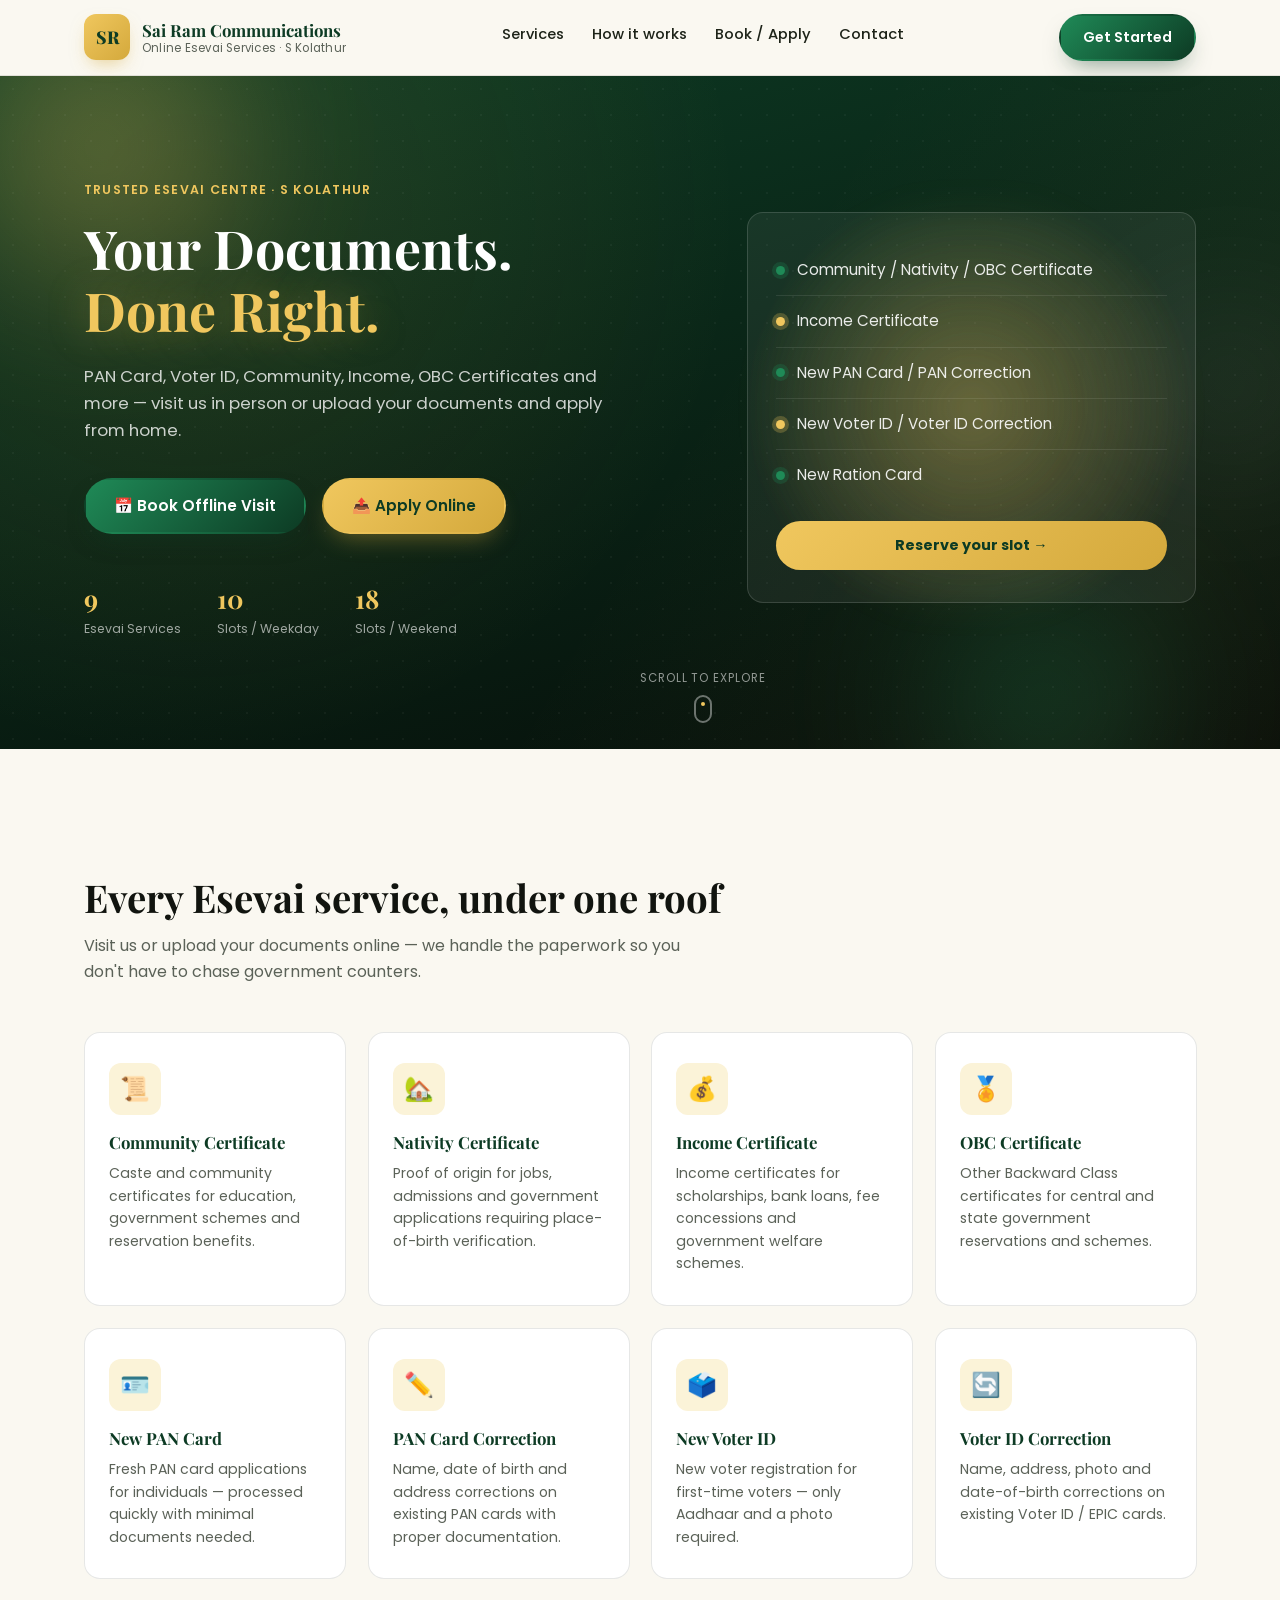
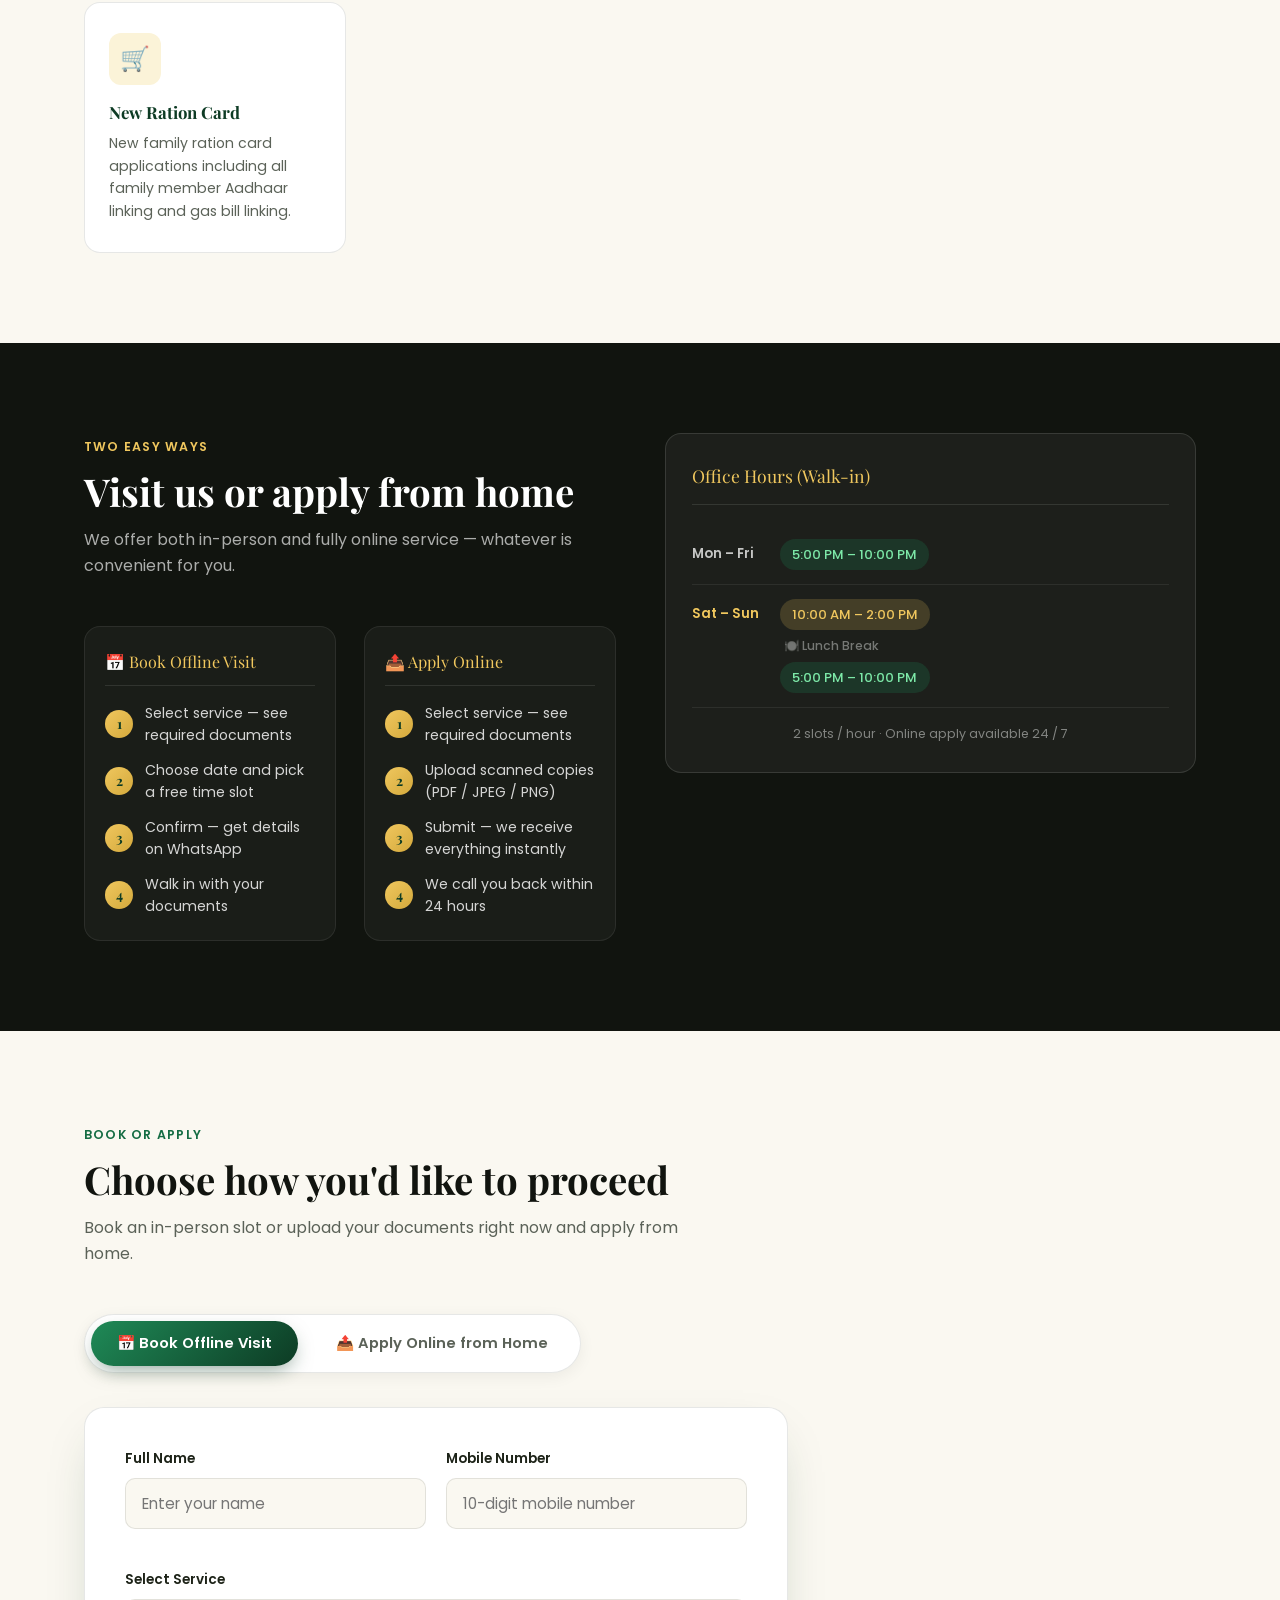
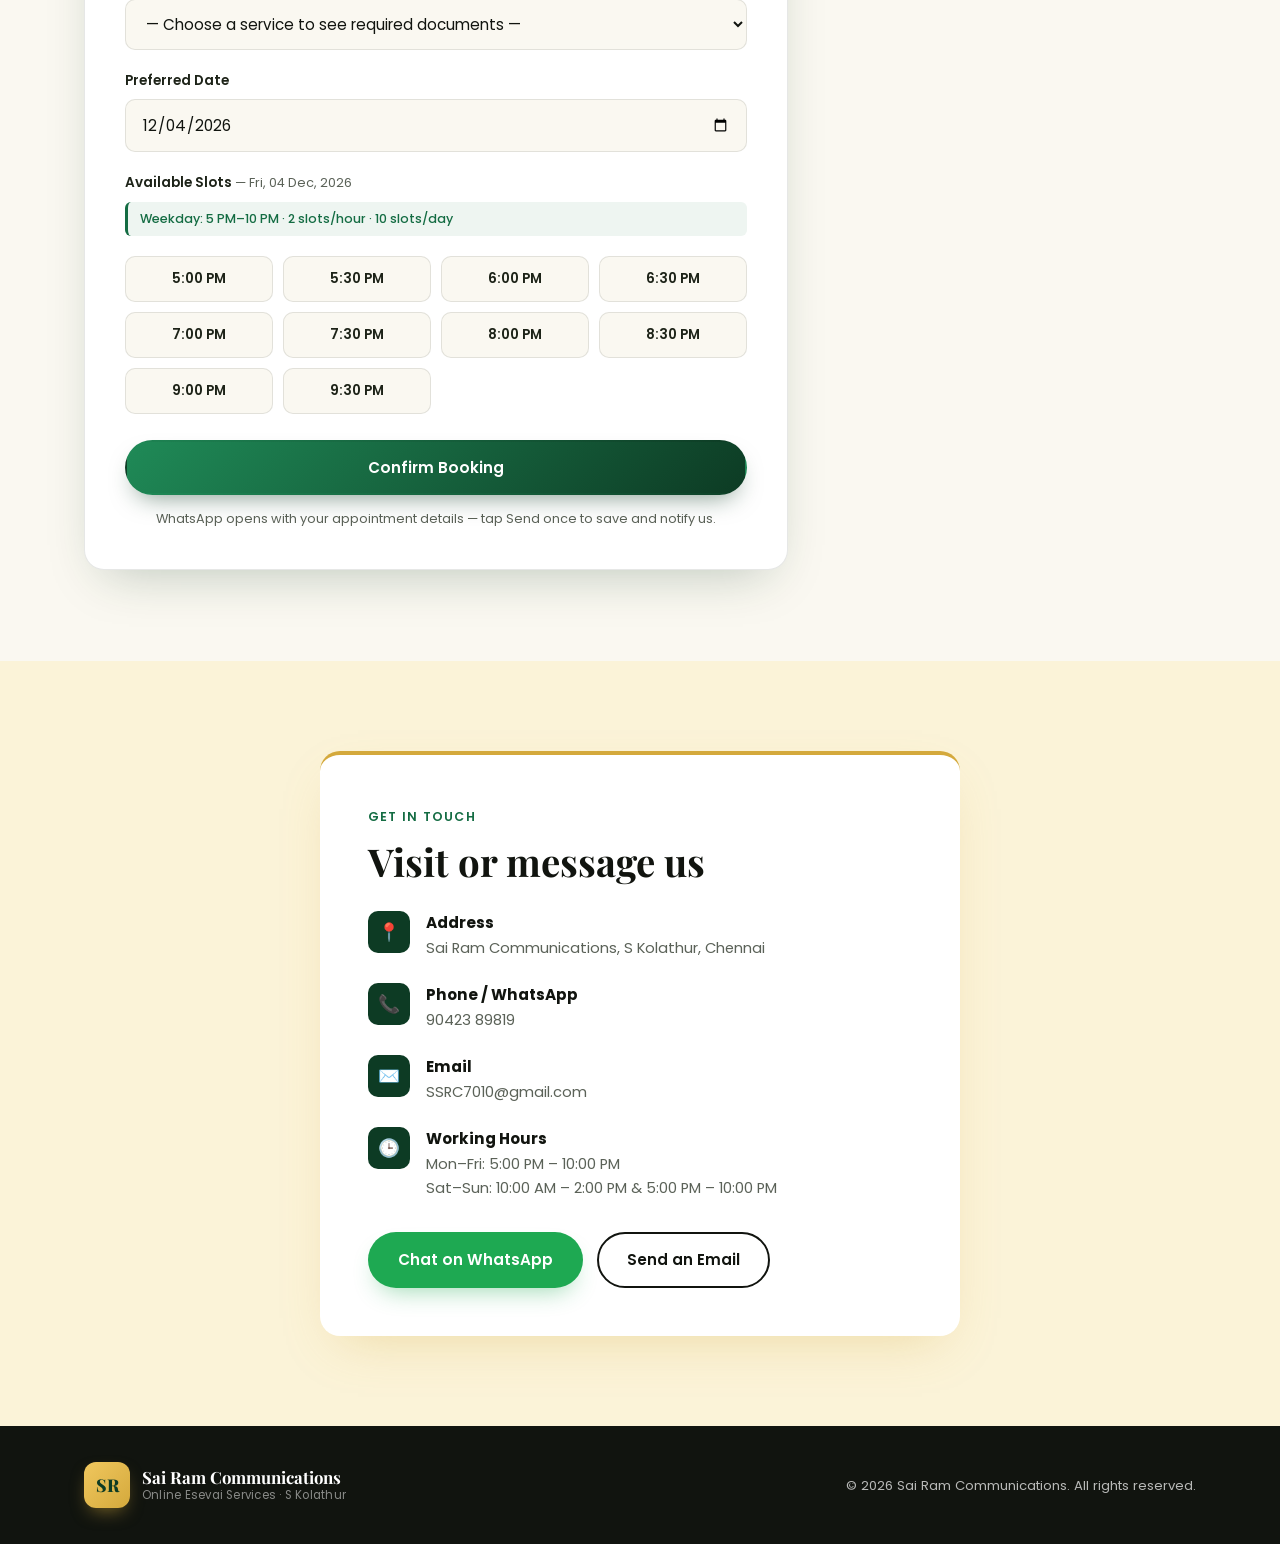
<file: index (1).html>
<!DOCTYPE html>
<html lang="en">
<head>
<meta charset="UTF-8">
<meta name="viewport" content="width=device-width, initial-scale=1.0">
<title>Sai Ram Communications | Online Esevai Services – S Kolathur</title>
<meta name="description" content="PAN Card, Voter ID, Community, Income, OBC Certificates – book a visit or apply online from home.">
<link rel="preconnect" href="https://fonts.googleapis.com">
<link rel="preconnect" href="https://fonts.gstatic.com" crossorigin>
<link href="https://fonts.googleapis.com/css2?family=Playfair+Display:wght@600;700;800&family=Poppins:wght@300;400;500;600;700&display=swap" rel="stylesheet">
<link rel="stylesheet" href="style.css">
</head>
<body>

<div class="page-load-bar" id="loadBar"></div>

<!-- ═══ HEADER ═══ -->
<header class="site-header">
  <div class="container header-inner">
    <div class="brand">
      <div class="brand-mark">SR</div>
      <div class="brand-text">
        <span class="brand-name">Sai Ram Communications</span>
        <span class="brand-tagline">Online Esevai Services · S Kolathur</span>
      </div>
    </div>
    <nav class="main-nav" id="mainNav">
      <a href="#services">Services</a>
      <a href="#how">How it works</a>
      <a href="#booking">Book / Apply</a>
      <a href="#contact">Contact</a>
    </nav>
    <a href="#booking" class="btn btn-primary nav-cta">Get Started</a>
    <button class="nav-toggle" id="navToggle" aria-label="Toggle menu">
      <span></span><span></span><span></span>
    </button>
  </div>
</header>

<!-- ═══ HERO ═══ -->
<section class="hero" id="heroSection">
  <div class="hero-blobs">
    <div class="blob blob-1"></div>
    <div class="blob blob-2"></div>
    <div class="blob blob-3"></div>
  </div>
  <div class="hero-bg-pattern"></div>
  <div class="container hero-inner">
    <div class="hero-copy">
      <span class="eyebrow anim-slide-up d1">Trusted Esevai Centre · S Kolathur</span>
      <h1 class="anim-slide-up d2">Your Documents.<br><span class="highlight">Done Right.</span></h1>
      <p class="hero-sub anim-slide-up d3">PAN Card, Voter ID, Community, Income, OBC Certificates and more — visit us in person or upload your documents and apply from home.</p>
      <div class="hero-actions anim-slide-up d4">
        <a href="#booking" class="btn btn-primary">📅 Book Offline Visit</a>
        <a href="#booking" class="btn btn-gold" id="heroOnlineBtn">📤 Apply Online</a>
      </div>
      <div class="hero-stats anim-slide-up d5">
        <div class="stat"><strong data-count="9">0</strong><span>Esevai Services</span></div>
        <div class="stat"><strong data-count="10">0</strong><span>Slots / Weekday</span></div>
        <div class="stat"><strong data-count="18">0</strong><span>Slots / Weekend</span></div>
      </div>
    </div>
    <div class="hero-card anim-slide-right d3" id="heroCard">
      <div class="hero-card-glow"></div>
      <div class="hero-card-inner">
        <div class="hero-card-row"><span class="dot dot-green"></span> Community / Nativity / OBC Certificate</div>
        <div class="hero-card-row"><span class="dot dot-yellow"></span> Income Certificate</div>
        <div class="hero-card-row"><span class="dot dot-green"></span> New PAN Card / PAN Correction</div>
        <div class="hero-card-row"><span class="dot dot-yellow"></span> New Voter ID / Voter ID Correction</div>
        <div class="hero-card-row"><span class="dot dot-green"></span> New Ration Card</div>
        <a href="#booking" class="hero-card-cta">Reserve your slot →</a>
      </div>
    </div>
  </div>
  <div class="hero-scroll-hint">
    <span>Scroll to explore</span>
    <div class="scroll-arrow"></div>
  </div>
</section>

<!-- ═══ SERVICES ═══ -->
<section class="services" id="services">
  <div class="container">
    <span class="section-eyebrow anim-up">What we handle</span>
    <h2 class="section-title anim-up d1">Every Esevai service, under one roof</h2>
    <p class="section-sub anim-up d2">Visit us or upload your documents online — we handle the paperwork so you don't have to chase government counters.</p>
    <div class="services-grid">
      <div class="service-card anim-up d1"><div class="service-icon">📜</div><h3>Community Certificate</h3><p>Caste and community certificates for education, government schemes and reservation benefits.</p></div>
      <div class="service-card anim-up d2"><div class="service-icon">🏡</div><h3>Nativity Certificate</h3><p>Proof of origin for jobs, admissions and government applications requiring place-of-birth verification.</p></div>
      <div class="service-card anim-up d3"><div class="service-icon">💰</div><h3>Income Certificate</h3><p>Income certificates for scholarships, bank loans, fee concessions and government welfare schemes.</p></div>
      <div class="service-card anim-up d4"><div class="service-icon">🏅</div><h3>OBC Certificate</h3><p>Other Backward Class certificates for central and state government reservations and schemes.</p></div>
      <div class="service-card anim-up d1"><div class="service-icon">🪪</div><h3>New PAN Card</h3><p>Fresh PAN card applications for individuals — processed quickly with minimal documents needed.</p></div>
      <div class="service-card anim-up d2"><div class="service-icon">✏️</div><h3>PAN Card Correction</h3><p>Name, date of birth and address corrections on existing PAN cards with proper documentation.</p></div>
      <div class="service-card anim-up d3"><div class="service-icon">🗳️</div><h3>New Voter ID</h3><p>New voter registration for first-time voters — only Aadhaar and a photo required.</p></div>
      <div class="service-card anim-up d4"><div class="service-icon">🔄</div><h3>Voter ID Correction</h3><p>Name, address, photo and date-of-birth corrections on existing Voter ID / EPIC cards.</p></div>
      <div class="service-card anim-up d1"><div class="service-icon">🛒</div><h3>New Ration Card</h3><p>New family ration card applications including all family member Aadhaar linking and gas bill linking.</p></div>
    </div>
  </div>
</section>

<!-- ═══ HOW IT WORKS ═══ -->
<section class="how" id="how">
  <div class="container how-inner">
    <div class="how-copy">
      <span class="section-eyebrow anim-left">Two easy ways</span>
      <h2 class="section-title anim-left d1">Visit us or apply from home</h2>
      <p class="section-sub anim-left d2">We offer both in-person and fully online service — whatever is convenient for you.</p>
      <div class="how-two-col">
        <div class="how-option anim-left d3">
          <div class="how-option-head">📅 Book Offline Visit</div>
          <ol class="how-steps">
            <li><span>1</span> Select service — see required documents</li>
            <li><span>2</span> Choose date and pick a free time slot</li>
            <li><span>3</span> Confirm — get details on WhatsApp</li>
            <li><span>4</span> Walk in with your documents</li>
          </ol>
        </div>
        <div class="how-option anim-left d4">
          <div class="how-option-head">📤 Apply Online</div>
          <ol class="how-steps">
            <li><span>1</span> Select service — see required documents</li>
            <li><span>2</span> Upload scanned copies (PDF / JPEG / PNG)</li>
            <li><span>3</span> Submit — we receive everything instantly</li>
            <li><span>4</span> We call you back within 24 hours</li>
          </ol>
        </div>
      </div>
    </div>
    <div class="how-visual anim-right d2">
      <div class="timing-card">
        <div class="timing-head">Office Hours (Walk-in)</div>
        <div class="timing-row">
          <div class="timing-day weekday">Mon – Fri</div>
          <div class="timing-sessions"><span class="tsession evening">5:00 PM – 10:00 PM</span></div>
        </div>
        <div class="timing-row">
          <div class="timing-day weekend">Sat – Sun</div>
          <div class="timing-sessions">
            <span class="tsession morning">10:00 AM – 2:00 PM</span>
            <span class="tsession lunch">🍽️ Lunch Break</span>
            <span class="tsession evening">5:00 PM – 10:00 PM</span>
          </div>
        </div>
        <div class="timing-note">2 slots / hour · Online apply available 24 / 7</div>
      </div>
    </div>
  </div>
</section>

<!-- ═══ BOOKING / APPLY ═══ -->
<section class="booking" id="booking">
  <div class="container">
    <span class="section-eyebrow anim-up">Book or Apply</span>
    <h2 class="section-title anim-up d1">Choose how you'd like to proceed</h2>
    <p class="section-sub anim-up d2">Book an in-person slot or upload your documents right now and apply from home.</p>

    <div class="booking-tabs anim-up d3">
      <button class="btab active" data-tab="offline">📅 Book Offline Visit</button>
      <button class="btab" data-tab="online">📤 Apply Online from Home</button>
    </div>

    <!-- ── OFFLINE TAB ── -->
    <div id="tabOffline" class="tab-pane">
      <div class="booking-layout">
        <div class="booking-box anim-up">
          <form id="bookingForm" novalidate>
            <div class="form-grid">
              <div class="field">
                <label for="fullName">Full Name</label>
                <input type="text" id="fullName" name="name" placeholder="Enter your name" required>
              </div>
              <div class="field">
                <label for="phone">Mobile Number</label>
                <input type="tel" id="phone" name="phone" placeholder="10-digit mobile number" maxlength="10" required>
              </div>
            </div>
            <div class="field">
              <label for="service">Select Service</label>
              <select id="service" name="service" required>
                <option value="" disabled selected>— Choose a service to see required documents —</option>
              </select>
            </div>
            <div class="field">
              <label for="visitDate">Preferred Date</label>
              <input type="date" id="visitDate" name="date" required>
            </div>
            <div class="field">
              <label>Available Slots <span id="slotDateLabel" class="slot-date-label"></span></label>
              <p id="slotTimingNote" class="slot-timing-note"></p>
              <div id="slotGrid" class="slot-grid"><p class="slot-hint">Choose a date to see available slots.</p></div>
              <input type="hidden" id="selectedSlot" required>
            </div>
            <button type="submit" class="btn btn-primary btn-block">Confirm Booking</button>
            <p class="form-note">WhatsApp opens with your appointment details — tap Send once to save and notify us.</p>
          </form>
          <div id="confirmCard" class="confirm-card" hidden>
            <div class="confirm-icon">✔</div>
            <h3>Booking Confirmed!</h3>
            <p>Your slot is reserved. Tap below to receive your details on WhatsApp.</p>
            <div class="confirm-grid">
              <div><span>Booking No.</span><strong id="confBookingNo"></strong></div>
              <div><span>Date</span><strong id="confDate"></strong></div>
              <div><span>Time Slot</span><strong id="confSlot"></strong></div>
              <div><span>Service</span><strong id="confService"></strong></div>
            </div>
            <a id="waCustomerLink" class="btn btn-whatsapp btn-block" target="_blank" rel="noopener">📲 Send to My WhatsApp</a>
            <a id="waOwnerLink" class="btn btn-ghost btn-block" target="_blank" rel="noopener">📩 Notify the Office</a>
            <button id="newBookingBtn" class="btn btn-outline btn-block">Make Another Booking</button>
          </div>
        </div>
        <div id="docPanel" class="doc-panel anim-right" hidden>
          <div class="doc-panel-inner">
            <div class="doc-panel-head">
              <span class="doc-icon">📂</span>
              <div><p class="doc-label">Documents required for</p><p id="docServiceName" class="doc-service-name"></p></div>
            </div>
            <ul id="docList" class="doc-list"></ul>
            <p class="doc-footer">Bring originals + 1 photocopy of each. Call 90423 89819 if unsure.</p>
          </div>
        </div>
      </div>
    </div>

    <!-- ── ONLINE TAB ── -->
    <div id="tabOnline" class="tab-pane" hidden>
      <div class="booking-layout">
        <div class="booking-box anim-up">

          <!--
            FILE UPLOAD FIX: This form uses a real HTML POST (not fetch/AJAX)
            targeted at a hidden iframe. This is the only reliable way to send
            file attachments through FormSubmit.co. The iframe prevents page
            navigation while the files are submitted in the background.
          -->
          <iframe id="fs-iframe" name="fs-iframe" hidden title="form-target"></iframe>

          <form id="onlineForm"
                action="https://formsubmit.co/SSRC7010@gmail.com"
                method="POST"
                enctype="multipart/form-data"
                target="fs-iframe"
                novalidate>

            <!-- FormSubmit config hidden fields -->
            <input type="hidden" name="_captcha" value="false">
            <input type="hidden" name="_template" value="table">
            <input type="hidden" name="_subject" id="fs-subject" value="Online Application – Sai Ram Communications">
            <input type="hidden" name="_autoresponse" id="fs-autoresponse" value="">

            <div class="form-grid">
              <div class="field">
                <label for="ol-name">Full Name</label>
                <input type="text" id="ol-name" name="Customer Name" placeholder="Enter your name" required>
              </div>
              <div class="field">
                <label for="ol-phone">Mobile Number</label>
                <input type="tel" id="ol-phone" name="Mobile Number" placeholder="10-digit mobile number" maxlength="10" required>
              </div>
            </div>
            <div class="field">
              <label for="ol-email">Email Address <span class="field-note">— you'll receive a confirmation here</span></label>
              <input type="email" id="ol-email" name="email" placeholder="yourname@email.com" required>
            </div>
            <div class="field">
              <label for="ol-service">Service Required</label>
              <select id="ol-service" name="Service Required" required>
                <option value="" disabled selected>— Select a service —</option>
              </select>
            </div>

            <!-- Upload Zone (visual) — real file input is inside the form below -->
            <div class="field">
              <label>Upload Documents <span class="field-note">— PDF, JPEG or PNG · Max 20 MB total</span></label>
              <div class="upload-zone" id="uploadZone" role="button" tabindex="0">
                <div class="upload-icon">📁</div>
                <p class="upload-title">Drag &amp; drop your documents here</p>
                <p class="upload-sub">or <span class="upload-browse">click to browse files</span></p>
                <p class="upload-types">PDF · JPEG · PNG &nbsp;|&nbsp; Max 20 MB total</p>
                <!-- Real file input — part of the form, receives files via DataTransfer API -->
                <input type="file" id="fileInput" name="documents" multiple accept=".pdf,.jpg,.jpeg,.png" hidden>
              </div>
              <div id="fileList" class="file-list"></div>
              <div id="uploadTotal" class="upload-total"></div>
            </div>

            <div class="field">
              <label for="ol-notes">Additional Notes <span class="field-note">— optional</span></label>
              <textarea id="ol-notes" name="Additional Notes" placeholder="Any specific instructions or extra details..." rows="3"></textarea>
            </div>

            <button type="submit" id="onlineSubmitBtn" class="btn btn-primary btn-block">Submit Application</button>
            <p class="form-note">Your documents go directly to our office. We'll contact you within 24 hours to confirm and proceed.</p>
          </form>

          <div id="onlineSuccess" class="confirm-card" hidden>
            <div class="confirm-icon">✔</div>
            <h3>Application Sent!</h3>
            <p>Your documents have reached Sai Ram Communications. We'll review and contact you within <strong>24 hours</strong>.</p>
            <div class="confirm-grid">
              <div><span>Name</span><strong id="ol-conf-name"></strong></div>
              <div><span>Service</span><strong id="ol-conf-service"></strong></div>
              <div><span>Files Sent</span><strong id="ol-conf-files"></strong></div>
              <div><span>We'll call</span><strong id="ol-conf-phone"></strong></div>
            </div>
            <a href="https://wa.me/919042389819" target="_blank" rel="noopener" class="btn btn-whatsapp btn-block">💬 Follow Up on WhatsApp</a>
            <button id="onlineResetBtn" class="btn btn-outline btn-block">Submit Another Application</button>
          </div>
        </div>

        <div id="docPanelOnline" class="doc-panel anim-right" hidden>
          <div class="doc-panel-inner">
            <div class="doc-panel-head">
              <span class="doc-icon">📂</span>
              <div><p class="doc-label">Documents to upload for</p><p id="docServiceNameOnline" class="doc-service-name"></p></div>
            </div>
            <ul id="docListOnline" class="doc-list"></ul>
            <p class="doc-footer">Upload clear scans or photos. PDF, JPEG or PNG · Max 20 MB total.</p>
          </div>
        </div>
      </div>
    </div>

  </div>
</section>

<!-- ═══ CONTACT ═══ -->
<section class="contact" id="contact">
  <div class="container contact-inner">
    <div class="contact-card anim-scale">
      <span class="section-eyebrow">Get in touch</span>
      <h2 class="section-title">Visit or message us</h2>
      <ul class="contact-list">
        <li class="anim-left d1"><span class="contact-icon">📍</span><div><strong>Address</strong><p>Sai Ram Communications, S Kolathur, Chennai</p></div></li>
        <li class="anim-left d2"><span class="contact-icon">📞</span><div><strong>Phone / WhatsApp</strong><p><a href="tel:+919042389819">90423 89819</a></p></div></li>
        <li class="anim-left d3"><span class="contact-icon">✉️</span><div><strong>Email</strong><p><a href="mailto:SSRC7010@gmail.com">SSRC7010@gmail.com</a></p></div></li>
        <li class="anim-left d4"><span class="contact-icon">🕒</span><div><strong>Working Hours</strong><p>Mon–Fri: 5:00 PM – 10:00 PM</p><p>Sat–Sun: 10:00 AM – 2:00 PM &amp; 5:00 PM – 10:00 PM</p></div></li>
      </ul>
      <div class="contact-actions anim-up d5">
        <a href="https://wa.me/919042389819" target="_blank" rel="noopener" class="btn btn-whatsapp">Chat on WhatsApp</a>
        <a href="mailto:SSRC7010@gmail.com" class="btn btn-ghost">Send an Email</a>
      </div>
    </div>
  </div>
</section>

<!-- ═══ FOOTER ═══ -->
<footer class="site-footer">
  <div class="container footer-inner">
    <div class="brand">
      <div class="brand-mark">SR</div>
      <div class="brand-text">
        <span class="brand-name">Sai Ram Communications</span>
        <span class="brand-tagline">Online Esevai Services · S Kolathur</span>
      </div>
    </div>
    <p class="footer-copy">© <span id="year"></span> Sai Ram Communications. All rights reserved.</p>
  </div>
</footer>

<script src="script.js"></script>
</body>
</html>
</file>
<file: style.css>
/* =========================================================
   Sai Ram Communications — Stylesheet v6
   Deep Green · Gold · Soft Yellow · Ink Black
========================================================= */
:root{
  --ink:#11140f;--ink-soft:#1d2318;
  --green-deep:#0d3b24;--green:#146c43;--green-light:#1f8a57;
  --gold:#d4a93c;--gold-light:#f0c75e;
  --yellow-soft:#fbf3d8;--cream:#faf8f1;--white:#ffffff;
  --text-muted:#5b6258;--line:rgba(17,20,15,0.1);
  --shadow:0 20px 50px -20px rgba(13,59,36,0.28);
  --shadow-gold:0 20px 50px -20px rgba(212,169,60,0.35);
  --radius:16px;--radius-sm:10px;
  --font-display:"Playfair Display",serif;
  --font-body:"Poppins",sans-serif;
}
*{box-sizing:border-box;margin:0;padding:0}
/* The native `hidden` attribute must always win over a component's own
   display rule (e.g. .btn{display:inline-flex}, .user-chip{display:flex},
   .booking-layout{display:grid}) — otherwise elements toggled via
   el.hidden = true/false in JS stay visible even when "hidden" is set. */
[hidden]{display:none!important}
html{scroll-behavior:smooth}
body{font-family:var(--font-body);color:var(--ink);background:var(--cream);line-height:1.6;-webkit-font-smoothing:antialiased;overflow-x:hidden}
a{color:inherit;text-decoration:none}
ul,ol{list-style:none}
h1,h2,h3{font-family:var(--font-display);line-height:1.15}
.container{width:100%;max-width:1160px;margin:0 auto;padding:0 24px}

/* ══════════════════════════════════════════
   PAGE LOADER
══════════════════════════════════════════ */
.page-loader{position:fixed;inset:0;z-index:9999;background:var(--green-deep);display:flex;align-items:center;justify-content:center;flex-direction:column;gap:24px;transition:opacity .5s ease,visibility .5s ease}
.page-loader.done{opacity:0;visibility:hidden;pointer-events:none}
.loader-brand{display:flex;flex-direction:column;align-items:center;gap:20px}
.loader-mark{width:64px;height:64px;border-radius:16px;background:linear-gradient(135deg,var(--gold-light),var(--gold));color:var(--green-deep);font-family:var(--font-display);font-weight:800;font-size:1.4rem;display:flex;align-items:center;justify-content:center;animation:loaderPulse 1s ease-in-out infinite alternate}
@keyframes loaderPulse{from{transform:scale(1);box-shadow:0 0 0 0 rgba(240,199,94,0.4)}to{transform:scale(1.08);box-shadow:0 0 0 16px rgba(240,199,94,0)}}
.loader-bar{width:160px;height:3px;background:rgba(255,255,255,0.15);border-radius:999px;overflow:hidden}
.loader-fill{height:100%;background:linear-gradient(90deg,var(--gold-light),var(--gold));border-radius:999px;animation:loaderFill 1.2s ease forwards}
@keyframes loaderFill{from{width:0}to{width:100%}}

/* ══════════════════════════════════════════
   SCROLL REVEAL SYSTEM
══════════════════════════════════════════ */
.reveal{opacity:0;transition:opacity .7s ease var(--sd,0s),transform .7s ease var(--sd,0s)}
.reveal-up{transform:translateY(40px)}
.reveal-left{transform:translateX(-50px)}
.reveal-right{transform:translateX(50px)}
.reveal-scale{transform:scale(0.92)}
.reveal.visible{opacity:1;transform:none}
.delay-1{--sd:0.1s}.delay-2{--sd:0.2s}.delay-3{--sd:0.3s}.delay-4{--sd:0.4s}

/* ══════════════════════════════════════════
   HERO ENTRY ANIMATIONS
══════════════════════════════════════════ */
@keyframes fadeInUp{from{opacity:0;transform:translateY(28px)}to{opacity:1;transform:translateY(0)}}
@keyframes fadeInRight{from{opacity:0;transform:translateX(40px)}to{opacity:1;transform:translateX(0)}}
@keyframes float{0%,100%{transform:translateY(0)}50%{transform:translateY(-10px)}}
@keyframes pulse-ring{0%{box-shadow:0 0 0 0 rgba(31,138,87,0.55)}70%{box-shadow:0 0 0 14px rgba(31,138,87,0)}100%{box-shadow:0 0 0 0 rgba(31,138,87,0)}}
@keyframes shimmer{0%{background-position:-400px 0}100%{background-position:400px 0}}
@keyframes dotPop{0%,100%{transform:scale(1)}50%{transform:scale(1.4)}}
@keyframes spinBtn{from{transform:rotate(0deg)}to{transform:rotate(360deg)}}
@keyframes particleFloat{0%{transform:translateY(0) translateX(0) scale(1);opacity:.6}50%{opacity:.9}100%{transform:translateY(-120px) translateX(30px) scale(0.6);opacity:0}}

.hero-anim-1{animation:fadeInUp .8s .1s both}
.hero-anim-2{animation:fadeInUp .8s .25s both}
.hero-anim-3{animation:fadeInUp .8s .4s both}
.hero-anim-4{animation:fadeInUp .8s .55s both}
.hero-anim-5{animation:fadeInUp .8s .7s both}
.hero-anim-6{animation:fadeInRight .9s .35s both}

/* ══════════════════════════════════════════
   BUTTONS
══════════════════════════════════════════ */
.btn{display:inline-flex;align-items:center;justify-content:center;gap:8px;padding:14px 28px;border-radius:999px;font-weight:600;font-size:.95rem;border:2px solid transparent;cursor:pointer;font-family:var(--font-body);transition:transform .22s ease,box-shadow .22s ease,background .22s ease,border-color .22s ease}
.btn:hover{transform:translateY(-3px)}
.btn-primary{background:linear-gradient(135deg,var(--green-light),var(--green-deep));color:var(--white);box-shadow:0 12px 24px -10px rgba(13,59,36,.5)}
.btn-primary:hover{box-shadow:0 18px 30px -10px rgba(13,59,36,.65)}
.btn-pulse{animation:pulse-ring 2.4s .8s ease infinite}
.btn-gold{background:linear-gradient(135deg,var(--gold-light),var(--gold));color:var(--green-deep);box-shadow:0 12px 24px -10px rgba(212,169,60,.45)}
.btn-gold:hover{box-shadow:0 18px 30px -10px rgba(212,169,60,.6)}
.btn-whatsapp{background:#1ea952;color:var(--white);box-shadow:0 12px 24px -10px rgba(30,169,82,.45)}
.btn-whatsapp:hover{background:#18a046}
.btn-ghost{background:transparent;border-color:var(--ink);color:var(--ink)}
.btn-ghost:hover{background:var(--ink);color:var(--white)}
.btn-outline{background:transparent;border-color:var(--line);color:var(--text-muted);font-weight:500}
.btn-outline:hover{border-color:var(--ink);color:var(--ink)}
.btn-block{width:100%;margin-bottom:10px}
.btn:disabled,.btn.loading{opacity:.7;cursor:not-allowed;transform:none!important;pointer-events:none}
.btn-spinner{display:inline-block;width:16px;height:16px;border:2px solid rgba(255,255,255,.4);border-top-color:#fff;border-radius:50%;animation:spinBtn .7s linear infinite;flex-shrink:0}

/* ══════════════════════════════════════════
   HEADER
══════════════════════════════════════════ */
.site-header{position:sticky;top:0;z-index:100;background:rgba(250,248,241,.92);backdrop-filter:blur(12px);border-bottom:1px solid var(--line);transition:box-shadow .3s}
.site-header.scrolled{box-shadow:0 4px 20px rgba(0,0,0,.08)}
.header-inner{display:flex;align-items:center;justify-content:space-between;padding:14px 24px;gap:20px}
.brand{display:flex;align-items:center;gap:12px}
.brand-mark{width:46px;height:46px;border-radius:12px;background:linear-gradient(135deg,var(--gold-light),var(--gold));color:var(--green-deep);font-family:var(--font-display);font-weight:800;display:flex;align-items:center;justify-content:center;font-size:1.1rem;box-shadow:0 8px 18px -6px rgba(212,169,60,.55);flex-shrink:0;transition:transform .3s}
.brand:hover .brand-mark{transform:rotate(-6deg) scale(1.08)}
.brand-text{display:flex;flex-direction:column;line-height:1.25}
.brand-name{font-family:var(--font-display);font-weight:700;font-size:1.05rem;color:var(--green-deep)}
.brand-tagline{font-size:.72rem;color:var(--text-muted);letter-spacing:.02em}
.main-nav{display:flex;align-items:center;gap:28px}
.main-nav a{font-size:.92rem;font-weight:500;color:var(--ink-soft);position:relative;padding-bottom:4px;transition:color .2s}
.main-nav a:hover{color:var(--green-deep)}
.main-nav a::after{content:"";position:absolute;left:0;bottom:0;width:0;height:2px;background:linear-gradient(90deg,var(--gold),var(--gold-light));transition:width .28s ease;border-radius:2px}
.main-nav a:hover::after{width:100%}
.nav-cta{padding:10px 22px;font-size:.88rem;white-space:nowrap}
.nav-toggle{display:none;flex-direction:column;gap:5px;background:none;border:none;cursor:pointer;padding:6px}
.nav-toggle span{width:24px;height:2px;background:var(--ink);border-radius:2px;transition:transform .3s,opacity .3s}
.nav-toggle.open span:nth-child(1){transform:translateY(7px) rotate(45deg)}
.nav-toggle.open span:nth-child(2){opacity:0}
.nav-toggle.open span:nth-child(3){transform:translateY(-7px) rotate(-45deg)}

/* ══════════════════════════════════════════
   HERO
══════════════════════════════════════════ */
.hero{position:relative;background:radial-gradient(circle at 15% 20%,rgba(212,169,60,.12),transparent 45%),linear-gradient(165deg,var(--green-deep) 0%,#060c08 100%);color:var(--white);overflow:hidden;padding:100px 0 110px}
/* Animated shimmer gradient */
.hero::before{content:"";position:absolute;inset:0;background:linear-gradient(120deg,transparent 30%,rgba(240,199,94,.05) 50%,transparent 70%);background-size:200% 100%;animation:shimmer 4s linear infinite;pointer-events:none}
/* Floating particles */
.hero-particles{position:absolute;inset:0;pointer-events:none;overflow:hidden}
.hero-particles span{position:absolute;width:6px;height:6px;border-radius:50%;background:var(--gold-light);opacity:0;animation:particleFloat 6s ease-in infinite}
.hero-particles span:nth-child(1){left:10%;bottom:20%;animation-delay:0s;animation-duration:7s}
.hero-particles span:nth-child(2){left:25%;bottom:15%;animation-delay:1s;animation-duration:8s;width:4px;height:4px}
.hero-particles span:nth-child(3){left:45%;bottom:10%;animation-delay:2s;animation-duration:6s;background:rgba(255,255,255,.5)}
.hero-particles span:nth-child(4){left:60%;bottom:25%;animation-delay:0.5s;animation-duration:9s;width:5px;height:5px}
.hero-particles span:nth-child(5){left:75%;bottom:18%;animation-delay:1.5s;animation-duration:7s;width:4px;height:4px;background:rgba(255,255,255,.4)}
.hero-particles span:nth-child(6){left:85%;bottom:12%;animation-delay:3s;animation-duration:8s}
.hero-particles span:nth-child(7){left:35%;bottom:30%;animation-delay:2.5s;animation-duration:10s;width:3px;height:3px}
.hero-particles span:nth-child(8){left:55%;bottom:8%;animation-delay:4s;animation-duration:6s;width:5px;height:5px;background:var(--gold)}
.hero-particles span:nth-child(9){left:90%;bottom:22%;animation-delay:0.8s;animation-duration:9s;width:4px;height:4px}
.hero-inner{position:relative;display:grid;grid-template-columns:1.15fr .85fr;gap:56px;align-items:center}
.eyebrow{display:inline-block;font-size:.78rem;letter-spacing:.1em;text-transform:uppercase;color:var(--gold-light);font-weight:600;margin-bottom:18px}
.hero-copy h1{font-size:clamp(2.4rem,4.2vw,3.8rem);font-weight:700;margin-bottom:22px}
.hero-copy h1 .highlight{color:var(--gold-light);text-shadow:0 0 40px rgba(240,199,94,.35)}
.hero-sub{font-size:1.05rem;color:rgba(255,255,255,.78);max-width:520px;margin-bottom:34px}
.hero-actions{display:flex;gap:16px;flex-wrap:wrap;margin-bottom:44px}
.hero-stats{display:flex;gap:36px;flex-wrap:wrap}
.stat{display:flex;flex-direction:column}
.stat strong{font-family:var(--font-display);font-size:1.6rem;color:var(--gold-light)}
.stat span{font-size:.78rem;color:rgba(255,255,255,.6)}
.hero-card{position:relative}
.hero-card-glow{position:absolute;inset:-20px;background:radial-gradient(circle,rgba(240,199,94,.2),transparent 70%);filter:blur(12px);animation:float 5s ease-in-out infinite}
.hero-card-inner{position:relative;background:rgba(255,255,255,.06);border:1px solid rgba(255,255,255,.14);border-radius:var(--radius);padding:32px 28px;backdrop-filter:blur(8px);animation:float 5s ease-in-out infinite}
.hero-card-row{display:flex;align-items:center;gap:12px;padding:13px 0;border-bottom:1px solid rgba(255,255,255,.09);font-size:.95rem;color:rgba(255,255,255,.9);transition:padding-left .2s}
.hero-card-row:hover{padding-left:6px}
.hero-card-row:last-of-type{border-bottom:none}
.dot{width:9px;height:9px;border-radius:50%;flex-shrink:0;animation:dotPop 2s ease-in-out infinite}
.dot-green{background:var(--green-light);box-shadow:0 0 0 4px rgba(31,138,87,.25);animation-delay:0s}
.dot-yellow{background:var(--gold-light);box-shadow:0 0 0 4px rgba(240,199,94,.25);animation-delay:.4s}
.hero-card-cta{display:block;text-align:center;margin-top:20px;padding:13px;border-radius:999px;background:linear-gradient(135deg,var(--gold-light),var(--gold));color:var(--green-deep);font-weight:700;font-size:.9rem;transition:transform .2s,box-shadow .2s}
.hero-card-cta:hover{transform:translateY(-2px);box-shadow:0 8px 20px -8px rgba(212,169,60,.6)}

/* ══════════════════════════════════════════
   SECTIONS
══════════════════════════════════════════ */
section{padding:90px 0}
.section-eyebrow{display:inline-block;font-size:.78rem;letter-spacing:.1em;text-transform:uppercase;color:var(--green);font-weight:600;margin-bottom:12px}
.section-title{font-size:clamp(1.8rem,3vw,2.4rem);font-weight:700;color:var(--ink);margin-bottom:14px;max-width:640px}
.section-sub{color:var(--text-muted);max-width:600px;font-size:1rem;margin-bottom:48px}

/* ══════════════════════════════════════════
   SERVICES
══════════════════════════════════════════ */
.services-grid{display:grid;grid-template-columns:repeat(4,1fr);gap:22px}
.service-card{background:var(--white);border:1px solid var(--line);border-radius:var(--radius);padding:30px 24px;transition:transform .3s ease,box-shadow .3s ease,border-color .3s ease;position:relative;overflow:hidden}
.service-card::after{content:"";position:absolute;inset:0;background:linear-gradient(135deg,rgba(20,108,67,.04),rgba(212,169,60,.04));opacity:0;transition:opacity .3s}
.service-card:hover{transform:translateY(-8px);box-shadow:0 24px 48px -16px rgba(13,59,36,.25);border-color:var(--gold)}
.service-card:hover::after{opacity:1}
.service-card:hover .service-icon{transform:scale(1.15) rotate(-5deg)}
.service-icon{width:52px;height:52px;border-radius:12px;background:var(--yellow-soft);display:flex;align-items:center;justify-content:center;font-size:1.5rem;margin-bottom:18px;transition:transform .3s ease}
.service-card h3{font-size:1.05rem;margin-bottom:10px;color:var(--green-deep)}
.service-card p{font-size:.88rem;color:var(--text-muted)}

/* ══════════════════════════════════════════
   HOW IT WORKS
══════════════════════════════════════════ */
.how{background:var(--ink);color:var(--white)}
.how .section-eyebrow{color:var(--gold-light)}
.how .section-title{color:var(--white)}
.how .section-sub{color:rgba(255,255,255,.65)}
.how-inner{display:grid;grid-template-columns:1fr 1fr;gap:50px;align-items:start}
.how-two-col{display:grid;grid-template-columns:1fr 1fr;gap:28px;margin-top:10px}
.how-option{background:rgba(255,255,255,.04);border:1px solid rgba(255,255,255,.08);border-radius:var(--radius);padding:22px 20px}
.how-option-head{font-family:var(--font-display);font-size:1rem;color:var(--gold-light);margin-bottom:16px;padding-bottom:10px;border-bottom:1px solid rgba(255,255,255,.1)}
.how-steps{display:flex;flex-direction:column;gap:12px}
.how-steps li{display:flex;align-items:center;gap:12px;font-size:.88rem;color:rgba(255,255,255,.82)}
.how-steps li span{width:28px;height:28px;border-radius:50%;background:linear-gradient(135deg,var(--gold-light),var(--gold));color:var(--green-deep);font-weight:700;font-family:var(--font-display);display:flex;align-items:center;justify-content:center;flex-shrink:0;font-size:.85rem}
.timing-card{background:rgba(255,255,255,.05);border:1px solid rgba(255,255,255,.12);border-radius:var(--radius);padding:28px 26px}
.timing-head{font-family:var(--font-display);font-size:1.1rem;color:var(--gold-light);margin-bottom:20px;padding-bottom:14px;border-bottom:1px solid rgba(255,255,255,.1)}
.timing-row{display:flex;gap:16px;align-items:flex-start;padding:14px 0;border-bottom:1px solid rgba(255,255,255,.07)}
.timing-row:last-of-type{border-bottom:none}
.timing-day{font-size:.82rem;font-weight:600;min-width:72px;padding-top:4px}
.timing-day.weekday{color:rgba(255,255,255,.75)}
.timing-day.weekend{color:var(--gold-light)}
.timing-sessions{display:flex;flex-direction:column;gap:6px}
.tsession{display:inline-block;padding:5px 12px;border-radius:20px;font-size:.82rem;font-weight:500}
.tsession.morning{background:rgba(240,199,94,.18);color:var(--gold-light)}
.tsession.evening{background:rgba(31,138,87,.22);color:#7de8a8}
.tsession.lunch{background:transparent;color:rgba(255,255,255,.4);font-size:.77rem;padding:0 4px}
.timing-note{margin-top:16px;font-size:.78rem;color:rgba(255,255,255,.45);text-align:center}

/* ══════════════════════════════════════════
   BOOKING TABS
══════════════════════════════════════════ */
.booking-tabs{display:flex;gap:12px;margin-bottom:34px;background:var(--white);border:1px solid var(--line);border-radius:999px;padding:6px;width:fit-content;box-shadow:0 4px 16px rgba(0,0,0,.06)}
.btab{display:flex;align-items:center;gap:8px;padding:12px 26px;border-radius:999px;border:none;background:transparent;font-family:var(--font-body);font-size:.92rem;font-weight:600;color:var(--text-muted);cursor:pointer;transition:all .26s ease}
.btab.active{background:linear-gradient(135deg,var(--green-light),var(--green-deep));color:var(--white);box-shadow:0 8px 20px -6px rgba(13,59,36,.5)}
.btab:not(.active):hover{background:var(--yellow-soft);color:var(--green-deep)}
.tab-pane{animation:fadeInUp .3s ease}

/* ══════════════════════════════════════════
   BOOKING LAYOUT & FORM
══════════════════════════════════════════ */
.booking-layout{display:grid;grid-template-columns:1fr 380px;gap:28px;align-items:start}
.booking-box{background:var(--white);border:1px solid var(--line);border-radius:20px;padding:40px;box-shadow:var(--shadow)}
.form-grid{display:grid;grid-template-columns:1fr 1fr;gap:20px;margin-bottom:20px}
.field{display:flex;flex-direction:column;gap:8px;margin-bottom:20px}
.field label{font-size:.85rem;font-weight:600;color:var(--ink-soft)}
.field-note{font-size:.74rem;font-weight:400;color:var(--text-muted);margin-left:4px}
.slot-date-label{font-weight:400;color:var(--text-muted);font-size:.8rem}
.field input,.field select,.field textarea{padding:13px 16px;border-radius:var(--radius-sm);border:1.5px solid var(--line);font-family:var(--font-body);font-size:.95rem;color:var(--ink);background:var(--cream);transition:border-color .2s,box-shadow .2s,background .2s;width:100%}
.field input:focus,.field select:focus,.field textarea:focus{outline:none;border-color:var(--green);box-shadow:0 0 0 4px rgba(20,108,67,.1);background:var(--white)}
.field textarea{resize:vertical;min-height:88px}
.slot-timing-note{font-size:.78rem;color:var(--green);font-weight:500;margin-bottom:12px;padding:7px 12px;background:rgba(20,108,67,.07);border-radius:6px;border-left:3px solid var(--green)}
.slot-grid{display:flex;flex-direction:column;gap:6px}
.slot-hint{color:var(--text-muted);font-size:.9rem;padding:10px 0}
.session-label{font-size:.78rem;font-weight:600;color:var(--text-muted);margin:14px 0 8px;text-transform:uppercase;letter-spacing:.05em}
.session-label:first-child{margin-top:0}
.lunch-gap{background:var(--yellow-soft)!important;border-radius:8px!important;padding:8px 12px!important;color:var(--ink-soft)!important;font-weight:500!important;text-transform:none!important;letter-spacing:0!important;font-size:.82rem!important}
.slot-btn-row{display:grid;grid-template-columns:repeat(4,1fr);gap:10px;margin-bottom:6px}
.slot-btn{padding:12px 6px;border-radius:var(--radius-sm);border:1.5px solid var(--line);background:var(--cream);font-size:.85rem;font-weight:600;color:var(--ink-soft);cursor:pointer;transition:all .2s ease;font-family:var(--font-body);position:relative;overflow:hidden}
.slot-btn::after{content:"";position:absolute;inset:0;background:var(--green-light);opacity:0;transition:opacity .2s}
.slot-btn:hover{border-color:var(--green);color:var(--green-deep);transform:scale(1.04)}
.slot-btn.selected{background:linear-gradient(135deg,var(--green-light),var(--green-deep));color:var(--white);border-color:var(--green-deep);transform:scale(1.06)}
.form-note{text-align:center;font-size:.8rem;color:var(--text-muted);margin-top:4px;line-height:1.6}

/* ══════════════════════════════════════════
   CONFIRM CARD
══════════════════════════════════════════ */
.confirm-card{text-align:center;padding:10px;animation:fadeInUp .4s ease}
.confirm-icon{width:60px;height:60px;border-radius:50%;background:linear-gradient(135deg,var(--green-light),var(--green-deep));color:var(--white);font-size:1.6rem;display:flex;align-items:center;justify-content:center;margin:0 auto 18px;box-shadow:0 8px 24px -8px rgba(13,59,36,.5)}
.confirm-card h3{font-size:1.4rem;color:var(--green-deep);margin-bottom:8px}
.confirm-card p{color:var(--text-muted);margin-bottom:22px;font-size:.92rem}
.confirm-grid{display:grid;grid-template-columns:1fr 1fr;gap:14px;margin-bottom:26px;text-align:left}
.confirm-grid div{background:var(--yellow-soft);border-radius:var(--radius-sm);padding:14px 16px;transition:transform .2s}
.confirm-grid div:hover{transform:translateY(-2px)}
.confirm-grid span{display:block;font-size:.7rem;text-transform:uppercase;letter-spacing:.06em;color:var(--text-muted);margin-bottom:4px}
.confirm-grid strong{font-size:.95rem;color:var(--ink)}

/* ══════════════════════════════════════════
   DOCUMENT PANEL
══════════════════════════════════════════ */
.doc-panel{position:sticky;top:90px}
.doc-panel-inner{background:var(--green-deep);border-radius:var(--radius);padding:28px 24px;color:var(--white);border:1px solid rgba(255,255,255,.08);box-shadow:0 24px 48px -16px rgba(13,59,36,.45)}
.doc-panel-head{display:flex;align-items:flex-start;gap:14px;margin-bottom:22px;padding-bottom:18px;border-bottom:1px solid rgba(255,255,255,.12)}
.doc-icon{font-size:1.8rem;flex-shrink:0;margin-top:2px}
.doc-label{font-size:.72rem;text-transform:uppercase;letter-spacing:.08em;color:var(--gold-light);margin-bottom:4px}
.doc-service-name{font-family:var(--font-display);font-size:1.05rem;font-weight:600;line-height:1.3;color:var(--white)}
.doc-list{display:flex;flex-direction:column;gap:10px;margin-bottom:22px}
.doc-list li{display:flex;align-items:flex-start;gap:10px;font-size:.88rem;color:rgba(255,255,255,.88);line-height:1.5}
.doc-list li::before{content:"✓";color:var(--gold-light);font-weight:700;flex-shrink:0;margin-top:1px}
.doc-item-or{display:flex;flex-wrap:wrap;align-items:center;gap:6px}
.doc-item-or::before{content:"✓";color:var(--gold-light);font-weight:700;flex-shrink:0}
.doc-option{background:rgba(255,255,255,.1);border:1px solid rgba(255,255,255,.18);border-radius:6px;padding:3px 9px;font-size:.82rem;color:rgba(255,255,255,.92)}
.doc-or{font-size:.7rem;font-weight:700;text-transform:uppercase;letter-spacing:.06em;color:var(--gold-light)}
.doc-footer{font-size:.78rem;color:rgba(255,255,255,.45);border-top:1px solid rgba(255,255,255,.1);padding-top:14px;line-height:1.5}

/* ══════════════════════════════════════════
   UPLOAD ZONE
══════════════════════════════════════════ */
.upload-zone{border:2px dashed var(--line);border-radius:var(--radius);background:var(--cream);padding:36px 24px;text-align:center;cursor:pointer;transition:border-color .25s,background .25s,transform .25s,box-shadow .25s}
.upload-zone:hover{border-color:var(--green);background:rgba(20,108,67,.04);transform:scale(1.01);box-shadow:0 8px 24px -8px rgba(20,108,67,.15)}
.upload-zone.drag-over{border-color:var(--green);border-style:solid;background:rgba(20,108,67,.07);transform:scale(1.02);box-shadow:0 12px 30px -10px rgba(20,108,67,.25)}
.upload-icon{font-size:2.6rem;margin-bottom:10px;transition:transform .3s}
.upload-zone:hover .upload-icon{transform:translateY(-4px) scale(1.1)}
.upload-title{font-weight:600;font-size:.98rem;color:var(--ink-soft);margin-bottom:4px}
.upload-sub{font-size:.88rem;color:var(--text-muted);margin-bottom:10px}
.upload-browse{color:var(--green);font-weight:600;text-decoration:underline}
.upload-types{font-size:.76rem;color:var(--text-muted);background:var(--yellow-soft);display:inline-block;padding:4px 14px;border-radius:20px}
/* File chips */
.file-list{display:flex;flex-direction:column;gap:8px;margin-top:12px}
.file-chip{display:flex;align-items:center;gap:10px;padding:10px 14px;background:var(--white);border:1px solid var(--line);border-radius:var(--radius-sm);font-size:.85rem;animation:fadeInUp .22s ease;transition:box-shadow .2s}
.file-chip:hover{box-shadow:0 4px 12px rgba(0,0,0,.07)}
.file-chip-icon{font-size:1.3rem;flex-shrink:0}
.file-chip-info{flex:1;min-width:0}
.file-chip-name{font-weight:600;color:var(--ink);white-space:nowrap;overflow:hidden;text-overflow:ellipsis;max-width:260px;display:block}
.file-chip-size{font-size:.75rem;color:var(--text-muted)}
.file-chip-remove{background:none;border:none;color:#c0392b;font-size:1.1rem;cursor:pointer;padding:2px 6px;border-radius:4px;flex-shrink:0;opacity:.65;transition:opacity .15s,transform .15s}
.file-chip-remove:hover{opacity:1;transform:scale(1.2)}
.upload-total{margin-top:8px;font-size:.8rem;font-weight:600;color:var(--text-muted);text-align:right}
.upload-total.over-limit{color:#c0392b}

/* ══════════════════════════════════════════
   GOOGLE REVIEWS
══════════════════════════════════════════ */
.reviews{background:var(--white)}
.reviews-head{display:flex;align-items:flex-end;justify-content:space-between;gap:32px;flex-wrap:wrap;margin-bottom:40px}
.reviews-head .section-sub{margin-bottom:0}
.reviews-badge{background:var(--cream);border:1px solid var(--line);border-radius:var(--radius);padding:20px 24px;text-align:center;min-width:200px;flex-shrink:0}
.reviews-badge-stars{color:var(--gold);font-size:1.1rem;letter-spacing:2px;margin-bottom:6px}
.reviews-badge-text{font-size:.88rem;color:var(--text-muted);margin-bottom:14px}
.reviews-badge-text strong{color:var(--ink);font-size:1.15rem;font-family:var(--font-display)}
.reviews-badge-text span{color:var(--green)}
.reviews-badge-btn{width:100%;padding:10px 18px;font-size:.85rem}
.reviews-grid{display:grid;grid-template-columns:repeat(3,1fr);gap:22px}
.review-card{background:var(--white);border:1px solid var(--line);border-radius:var(--radius);padding:26px 24px;transition:transform .3s ease,box-shadow .3s ease,border-color .3s ease;display:flex;flex-direction:column;gap:12px}
.review-card:hover{transform:translateY(-6px);box-shadow:0 24px 48px -18px rgba(13,59,36,.2);border-color:var(--gold)}
.review-top{display:flex;align-items:center;gap:12px;position:relative}
.review-avatar{width:42px;height:42px;border-radius:50%;display:flex;align-items:center;justify-content:center;color:var(--white);font-weight:700;font-family:var(--font-display);font-size:1rem;flex-shrink:0}
.avatar-c1{background:#146c43}.avatar-c2{background:#1a73e8}.avatar-c3{background:#c2255c}
.avatar-c4{background:#7c3aed}.avatar-c5{background:#d4634e}.avatar-c6{background:#0d9488}
.review-who{display:flex;flex-direction:column;line-height:1.25;min-width:0}
.review-who strong{font-size:.92rem;color:var(--ink);white-space:nowrap;overflow:hidden;text-overflow:ellipsis}
.review-who span{font-size:.76rem;color:var(--text-muted)}
.review-google-icon{margin-left:auto;width:22px;height:22px;border-radius:50%;background:var(--cream);border:1px solid var(--line);color:var(--text-muted);font-size:.7rem;font-weight:700;display:flex;align-items:center;justify-content:center;flex-shrink:0}
.review-stars{color:var(--gold);font-size:.95rem;letter-spacing:2px}
.review-text{font-size:.9rem;color:var(--ink-soft);line-height:1.65;flex-grow:1}
.review-time{font-size:.76rem;color:var(--text-muted)}
.reviews-more-wrap{display:flex;justify-content:center;margin-top:36px}

/* ══════════════════════════════════════════
   QUICK SERVICES
══════════════════════════════════════════ */
.quick-services{background:var(--cream)}
.qs-grid{display:grid;grid-template-columns:repeat(5,1fr);gap:16px}
.qs-item{display:flex;flex-direction:column;align-items:center;gap:10px;background:var(--white);border:1px solid var(--line);border-radius:var(--radius-sm);padding:20px 12px;text-align:center;font-size:.82rem;font-weight:500;color:var(--ink);transition:transform .25s ease,box-shadow .25s ease,border-color .25s ease}
.qs-item:hover{transform:translateY(-6px);box-shadow:0 16px 32px -14px rgba(13,59,36,.25);border-color:var(--gold)}
.qs-icon{font-size:1.6rem}

/* ══════════════════════════════════════════
   ALL SERVICES — SEARCH & FILTER
══════════════════════════════════════════ */
.all-services{background:var(--white)}
.as-controls{display:flex;flex-direction:column;gap:18px;margin-bottom:32px}
.as-search{position:relative;max-width:480px}
.as-search-icon{position:absolute;left:16px;top:50%;transform:translateY(-50%);opacity:.5}
.as-search input{width:100%;padding:14px 16px 14px 44px;border-radius:999px;border:1px solid var(--line);font-family:var(--font-body);font-size:.92rem;background:var(--cream)}
.as-search input:focus{outline:none;border-color:var(--green)}
.as-filters{display:flex;flex-wrap:wrap;gap:10px}
.as-filter{padding:9px 18px;border-radius:999px;border:1px solid var(--line);background:var(--white);color:var(--text-muted);font-size:.82rem;font-weight:500;cursor:pointer;transition:all .2s}
.as-filter:hover{border-color:var(--green)}
.as-filter.active{background:var(--green-deep);border-color:var(--green-deep);color:var(--white)}
.as-grid{display:grid;grid-template-columns:repeat(4,1fr);gap:16px}
.as-card{display:flex;align-items:center;gap:12px;background:var(--cream);border:1px solid var(--line);border-radius:var(--radius-sm);padding:16px;font-size:.85rem;font-weight:500;color:var(--ink);transition:transform .25s ease,box-shadow .25s ease,border-color .25s ease}
.as-card:hover{transform:translateY(-4px);box-shadow:0 14px 28px -14px rgba(13,59,36,.2);border-color:var(--gold);background:var(--white)}
.as-icon{font-size:1.3rem;flex-shrink:0}
.as-empty{text-align:center;color:var(--text-muted);margin-top:24px;font-size:.92rem}

/* ══════════════════════════════════════════
   GOVERNMENT PORTALS
══════════════════════════════════════════ */
.portals{background:var(--cream)}
.portals-grid{display:grid;grid-template-columns:repeat(4,1fr);gap:16px}
.portal-card{display:flex;flex-direction:column;align-items:center;gap:10px;background:var(--white);border:1px solid var(--line);border-radius:var(--radius-sm);padding:24px 12px;text-align:center;font-size:.85rem;font-weight:600;color:var(--green-deep);transition:transform .25s ease,box-shadow .25s ease}
.portal-card:hover{transform:translateY(-6px);box-shadow:0 16px 32px -14px rgba(13,59,36,.25)}
.portal-icon{font-size:1.6rem}

/* ══════════════════════════════════════════
   FREE ONLINE TOOLS
══════════════════════════════════════════ */
.tools{background:var(--white)}
.tools-grid{display:grid;grid-template-columns:repeat(5,1fr);gap:16px}
.tool-card{display:flex;flex-direction:column;align-items:center;gap:10px;background:var(--cream);border:1px solid var(--line);border-radius:var(--radius-sm);padding:22px 12px;text-align:center;font-size:.82rem;font-weight:500;color:var(--ink);cursor:pointer;font-family:var(--font-body);transition:transform .25s ease,box-shadow .25s ease,border-color .25s ease}
.tool-card:hover{transform:translateY(-6px);box-shadow:0 16px 32px -14px rgba(212,169,60,.3);border-color:var(--gold)}
.tool-icon{font-size:1.6rem}
.tools-note{text-align:center;color:var(--text-muted);font-size:.82rem;margin-top:24px}

/* ══════════════════════════════════════════
   DOCUMENTS REQUIRED
══════════════════════════════════════════ */
.doc-required{background:var(--cream)}
.dr-grid{display:grid;grid-template-columns:repeat(5,1fr);gap:16px}
.dr-card{display:flex;flex-direction:column;align-items:center;gap:10px;background:var(--white);border:1px solid var(--line);border-radius:var(--radius-sm);padding:22px 12px;text-align:center;font-size:.82rem;font-weight:500;color:var(--ink);transition:transform .25s ease,box-shadow .25s ease}
.dr-card:hover{transform:translateY(-6px);box-shadow:0 16px 32px -14px rgba(13,59,36,.2)}
.dr-icon{font-size:1.6rem}

/* ══════════════════════════════════════════
   LATEST UPDATES TICKER
══════════════════════════════════════════ */
.updates{background:var(--green-deep);padding:20px 0}
.updates-inner{display:flex;align-items:center;gap:20px}
.updates-label{flex-shrink:0;background:var(--gold);color:var(--green-deep);font-weight:700;font-size:.78rem;padding:8px 16px;border-radius:999px;white-space:nowrap}
.updates-ticker{overflow:hidden;flex:1;-webkit-mask-image:linear-gradient(90deg,transparent,#000 6%,#000 94%,transparent);mask-image:linear-gradient(90deg,transparent,#000 6%,#000 94%,transparent)}
.updates-track{display:flex;gap:56px;white-space:nowrap;width:max-content;animation:tickerScroll 32s linear infinite}
.updates-track span{color:rgba(255,255,255,.9);font-size:.88rem}
.updates:hover .updates-track{animation-play-state:paused}
@keyframes tickerScroll{from{transform:translateX(0)}to{transform:translateX(-50%)}}

/* ══════════════════════════════════════════
   REVIEWS CAROUSEL (auto-swipe)
══════════════════════════════════════════ */
.reviews-carousel{display:flex;align-items:center;gap:14px}
.rc-viewport{overflow:hidden;flex:1}
.rc-track{display:flex;transition:transform .5s cubic-bezier(.4,0,.2,1);cursor:grab;user-select:none}
.rc-track:active{cursor:grabbing}
.rc-track .review-card{flex:0 0 100%;max-width:100%}
.rc-arrow{flex-shrink:0;width:44px;height:44px;border-radius:50%;border:1px solid var(--line);background:var(--white);color:var(--green-deep);font-size:1.4rem;cursor:pointer;display:flex;align-items:center;justify-content:center;transition:all .2s}
.rc-arrow:hover{background:var(--green-deep);color:var(--white);border-color:var(--green-deep)}
.rc-dots{display:flex;justify-content:center;gap:8px;margin-top:24px}
.rc-dot{width:9px;height:9px;border-radius:50%;background:var(--line);border:none;cursor:pointer;padding:0;transition:all .25s}
.rc-dot.active{background:var(--gold);width:24px;border-radius:999px}
@media(min-width:701px){
  .rc-track .review-card{flex:0 0 33.333%;max-width:33.333%}
}

/* ══════════════════════════════════════════
   FAQ ACCORDION
══════════════════════════════════════════ */
.faq{background:var(--cream)}
.faq-list{display:flex;flex-direction:column;gap:14px;max-width:760px}
.faq-item{background:var(--white);border:1px solid var(--line);border-radius:var(--radius-sm);overflow:hidden}
.faq-q{width:100%;display:flex;align-items:center;justify-content:space-between;gap:16px;padding:18px 22px;background:none;border:none;text-align:left;font-family:var(--font-body);font-size:.95rem;font-weight:600;color:var(--ink);cursor:pointer}
.faq-toggle{flex-shrink:0;width:26px;height:26px;border-radius:50%;background:var(--cream);color:var(--green-deep);display:flex;align-items:center;justify-content:center;font-size:1rem;transition:transform .25s}
.faq-item.open .faq-toggle{transform:rotate(45deg);background:var(--gold-light)}
.faq-a{max-height:0;overflow:hidden;transition:max-height .3s ease}
.faq-a p{padding:0 22px 20px;color:var(--text-muted);font-size:.9rem;line-height:1.6}
.faq-item.open .faq-a{max-height:220px}

/* ══════════════════════════════════════════
   STATISTICS
══════════════════════════════════════════ */
.stats-section{background:var(--ink);padding:64px 0}
.stats-grid{display:grid;grid-template-columns:repeat(4,1fr);gap:24px;text-align:center}
.stat-box strong{display:block;font-family:var(--font-display);font-size:clamp(2rem,4vw,2.6rem);color:var(--gold-light);font-weight:800}
.stat-box strong::after{content:"+"}
.stat-box span{color:rgba(255,255,255,.65);font-size:.85rem}

/* ══════════════════════════════════════════
   GALLERY
══════════════════════════════════════════ */
.gallery{background:var(--white)}
.gallery-grid{display:grid;grid-template-columns:repeat(3,1fr);gap:18px}
.gallery-item{border-radius:var(--radius);overflow:hidden;aspect-ratio:4/3}
.gallery-ph{width:100%;height:100%;display:flex;flex-direction:column;align-items:center;justify-content:center;gap:10px;background:linear-gradient(135deg,var(--yellow-soft),var(--cream));color:var(--green-deep);font-size:2rem;transition:transform .4s ease}
.gallery-ph span{font-size:.82rem;font-weight:600;font-family:var(--font-body)}
.gallery-item:hover .gallery-ph{transform:scale(1.08)}
.gallery-note{text-align:center;color:var(--text-muted);font-size:.8rem;margin-top:20px;font-style:italic}

/* ══════════════════════════════════════════
   FLOATING ACTION BUTTONS
══════════════════════════════════════════ */
.fab-stack{position:fixed;left:24px;bottom:24px;display:flex;flex-direction:column;gap:12px;z-index:998}
.fab{width:54px;height:54px;border-radius:50%;display:flex;align-items:center;justify-content:center;font-size:1.5rem;box-shadow:0 12px 28px -8px rgba(0,0,0,.35);transition:transform .2s}
.fab:hover{transform:scale(1.08)}
.fab-whatsapp{background:#1ea952;color:var(--white)}
.fab-call{background:var(--gold);color:var(--green-deep)}

/* ══════════════════════════════════════════
   TOOL MODAL (Free Online Tools)
══════════════════════════════════════════ */
.tool-overlay{position:fixed;inset:0;background:rgba(13,20,15,.55);display:flex;align-items:center;justify-content:center;padding:20px;z-index:1200;opacity:0;visibility:hidden;transition:opacity .25s ease,visibility .25s ease}
.tool-overlay.open{opacity:1;visibility:visible}
.tool-modal{background:var(--white);border-radius:var(--radius);padding:32px;max-width:420px;width:100%;max-height:85vh;overflow-y:auto;position:relative;transform:translateY(16px);transition:transform .25s ease}
.tool-overlay.open .tool-modal{transform:translateY(0)}
.tool-close{position:absolute;top:16px;right:16px;width:32px;height:32px;border-radius:50%;border:none;background:var(--cream);cursor:pointer;font-size:.95rem}
.tool-modal h3{font-family:var(--font-display);color:var(--green-deep);margin-bottom:18px;font-size:1.3rem}
.tool-field{margin-bottom:14px}
.tool-field label{display:block;font-size:.82rem;font-weight:600;color:var(--ink);margin-bottom:6px}
.tool-field input,.tool-field select{width:100%;padding:11px 14px;border-radius:8px;border:1px solid var(--line);font-family:var(--font-body);font-size:.9rem}
.tool-result{margin-top:16px;background:var(--yellow-soft);border-radius:10px;padding:16px;font-size:.9rem;color:var(--ink);line-height:1.6}
.tool-result strong{color:var(--green-deep)}
.tool-qr-img{display:block;margin:16px auto 0;border-radius:10px;border:1px solid var(--line)}

/* ══════════════════════════════════════════
   CONTACT & FOOTER
══════════════════════════════════════════ */
.contact{background:var(--yellow-soft)}
.contact-inner{display:flex;justify-content:center}
.contact-card{background:var(--white);border-radius:20px;padding:48px;max-width:640px;width:100%;box-shadow:var(--shadow-gold);border-top:4px solid var(--gold);transition:transform .3s}
.contact-card:hover{transform:translateY(-4px)}
.contact-list{display:flex;flex-direction:column;gap:22px;margin:28px 0 32px}
.contact-list li{display:flex;align-items:flex-start;gap:16px}
.contact-icon{width:42px;height:42px;border-radius:10px;background:var(--green-deep);color:var(--gold-light);display:flex;align-items:center;justify-content:center;flex-shrink:0;font-size:1.1rem;transition:transform .2s}
.contact-list li:hover .contact-icon{transform:scale(1.1) rotate(-5deg)}
.contact-list strong{display:block;font-size:.95rem;color:var(--ink);margin-bottom:2px}
.contact-list p{font-size:.92rem;color:var(--text-muted)}
.contact-list a:hover{color:var(--green-deep);text-decoration:underline}
.contact-actions{display:flex;gap:14px;flex-wrap:wrap}
.site-footer{background:var(--ink);color:rgba(255,255,255,.7);padding:36px 0}
.footer-inner{display:flex;align-items:center;justify-content:space-between;flex-wrap:wrap;gap:16px}
.site-footer .brand-name{color:var(--white)}
.site-footer .brand-tagline{color:rgba(255,255,255,.5)}
.footer-copy{font-size:.82rem}

/* ══════════════════════════════════════════
   RESPONSIVE
══════════════════════════════════════════ */
@media(max-width:1100px){.booking-layout{grid-template-columns:1fr}.doc-panel{position:static}}
@media(max-width:900px){
  .hero-inner,.how-inner{grid-template-columns:1fr}
  .services-grid{grid-template-columns:repeat(2,1fr)}
  .reviews-grid{grid-template-columns:repeat(2,1fr)}
  .reviews-head{align-items:flex-start}
  .reviews-badge{width:100%}
  .qs-grid{grid-template-columns:repeat(3,1fr)}
  .as-grid{grid-template-columns:repeat(2,1fr)}
  .portals-grid{grid-template-columns:repeat(3,1fr)}
  .tools-grid{grid-template-columns:repeat(3,1fr)}
  .dr-grid{grid-template-columns:repeat(3,1fr)}
  .stats-grid{grid-template-columns:repeat(2,1fr);gap:32px}
  .gallery-grid{grid-template-columns:repeat(2,1fr)}
  .main-nav{display:none}.nav-cta{display:none}.nav-toggle{display:flex}
  .form-grid{grid-template-columns:1fr}
  .how-two-col{grid-template-columns:1fr}
  .main-nav.open{display:flex;flex-direction:column;position:absolute;top:100%;left:0;right:0;background:var(--cream);padding:20px 24px;gap:16px;border-bottom:1px solid var(--line);box-shadow:0 8px 20px rgba(0,0,0,.08)}
}
@media(max-width:600px){
  .services-grid{grid-template-columns:1fr}
  .reviews-grid{grid-template-columns:1fr}
  .qs-grid{grid-template-columns:repeat(2,1fr)}
  .as-grid{grid-template-columns:1fr}
  .as-filters{overflow-x:auto;flex-wrap:nowrap;padding-bottom:6px}
  .portals-grid{grid-template-columns:repeat(2,1fr)}
  .tools-grid{grid-template-columns:repeat(2,1fr)}
  .dr-grid{grid-template-columns:repeat(2,1fr)}
  .stats-grid{grid-template-columns:repeat(2,1fr)}
  .gallery-grid{grid-template-columns:1fr}
  .fab-stack{left:16px;bottom:16px}
  .fab{width:48px;height:48px;font-size:1.3rem}
  .rc-arrow{width:36px;height:36px;font-size:1.2rem}
  .slot-btn-row{grid-template-columns:repeat(3,1fr)}
  .confirm-grid{grid-template-columns:1fr}
  .booking-box{padding:22px 16px}.contact-card{padding:28px 18px}
  .hero{padding:70px 0 80px}.hero-stats{gap:24px}
  section{padding:60px 0}
  .booking-tabs{width:100%}.btab{flex:1;justify-content:center;padding:11px 10px;font-size:.8rem}
}

/* ══════════════════════════════════════════
   PAGE LOAD PROGRESS BAR
══════════════════════════════════════════ */
.page-load-bar{position:fixed;top:0;left:0;height:3px;width:0%;z-index:9999;background:linear-gradient(90deg,var(--gold),var(--gold-light),var(--green-light));background-size:200% 100%;box-shadow:0 0 12px rgba(212,169,60,.6);transition:width .5s ease,opacity .5s ease;animation:loadBarShimmer 1.4s linear infinite}
.page-load-bar.done{opacity:0}
@keyframes loadBarShimmer{0%{background-position:0% 0}100%{background-position:200% 0}}

/* ══════════════════════════════════════════
   SCROLL-TRIGGERED REVEAL SYSTEM (anim-*)
   Base states start hidden; JS adds .visible
   when the element enters the viewport (or,
   for hero elements, shortly after page load).
══════════════════════════════════════════ */
.anim-up,.anim-slide-up,.anim-left,.anim-right,.anim-slide-right,.anim-scale{
  opacity:0;will-change:transform,opacity;
  transition:opacity .75s cubic-bezier(.16,.84,.44,1) var(--d,0s),transform .75s cubic-bezier(.16,.84,.44,1) var(--d,0s);
}
.anim-up,.anim-slide-up{transform:translateY(36px)}
.anim-left{transform:translateX(-46px)}
.anim-right,.anim-slide-right{transform:translateX(46px)}
.anim-scale{transform:scale(.90)}
.anim-up.visible,.anim-slide-up.visible,.anim-left.visible,.anim-right.visible,.anim-slide-right.visible,.anim-scale.visible{
  opacity:1;transform:none;
}
.d1{--d:0.08s}.d2{--d:0.16s}.d3{--d:0.24s}.d4{--d:0.32s}.d5{--d:0.4s}

/* ══════════════════════════════════════════
   HERO — BLOBS, PATTERN, SCROLL HINT
══════════════════════════════════════════ */
.hero-blobs{position:absolute;inset:0;overflow:hidden;pointer-events:none;z-index:0}
.blob{position:absolute;border-radius:50%;filter:blur(70px);opacity:.4;animation:blobDrift 15s ease-in-out infinite}
.blob-1{width:380px;height:380px;top:-120px;left:-90px;background:radial-gradient(circle,var(--gold-light),transparent 70%);animation-duration:16s}
.blob-2{width:320px;height:320px;bottom:-110px;right:6%;background:radial-gradient(circle,var(--green-light),transparent 70%);animation-duration:19s;animation-delay:2s}
.blob-3{width:240px;height:240px;top:28%;right:-70px;background:radial-gradient(circle,rgba(255,255,255,.3),transparent 70%);animation-duration:13s;animation-delay:4s}
@keyframes blobDrift{0%,100%{transform:translate(0,0) scale(1)}33%{transform:translate(34px,-36px) scale(1.12)}66%{transform:translate(-24px,26px) scale(.92)}}
.hero-bg-pattern{position:absolute;inset:0;background-image:radial-gradient(rgba(255,255,255,.07) 1px,transparent 1px);background-size:26px 26px;opacity:.55;animation:patternPan 34s linear infinite;pointer-events:none;z-index:0}
@keyframes patternPan{from{background-position:0 0}to{background-position:260px 260px}}
.hero-scroll-hint{position:absolute;left:50%;bottom:26px;transform:translateX(-50%);display:flex;flex-direction:column;align-items:center;gap:8px;color:rgba(255,255,255,.55);font-size:.72rem;letter-spacing:.08em;text-transform:uppercase;z-index:1;animation:fadeInUp 1s .9s both}
.scroll-arrow{width:18px;height:28px;border:2px solid rgba(255,255,255,.4);border-radius:12px;position:relative}
.scroll-arrow::before{content:"";position:absolute;top:5px;left:50%;width:4px;height:4px;margin-left:-2px;border-radius:50%;background:var(--gold-light);animation:scrollDot 1.8s ease infinite}
@keyframes scrollDot{0%{transform:translateY(0);opacity:1}70%{opacity:0}100%{transform:translateY(12px);opacity:0}}

/* Hero card gentle 3D tilt driven by JS (mousemove sets --rx/--ry) */
.hero-card-inner{transform:perspective(900px) rotateX(var(--ry,0deg)) rotateY(var(--rx,0deg));transition:transform .25s ease}

/* ══════════════════════════════════════════
   HEADER SCROLL BEHAVIOR
══════════════════════════════════════════ */
.site-header{transition:transform .35s ease,box-shadow .3s ease}
.site-header.hide-on-scroll{transform:translateY(-100%)}

/* ══════════════════════════════════════════
   BUTTON RIPPLE + MAGNETIC HOVER
══════════════════════════════════════════ */
.btn{position:relative;overflow:hidden}
.btn-ripple{position:absolute;border-radius:50%;background:rgba(255,255,255,.5);transform:scale(0);animation:rippleAnim .6s ease-out forwards;pointer-events:none}
@keyframes rippleAnim{to{transform:scale(2.6);opacity:0}}

/* ══════════════════════════════════════════
   ANIMATED SVG CHECKMARK (confirm cards)
══════════════════════════════════════════ */
.confirm-icon{background:none;box-shadow:none;width:64px;height:64px}
.check-svg{width:64px;height:64px;overflow:visible}
.check-circle{stroke:var(--green-light);stroke-width:3;stroke-dasharray:151;stroke-dashoffset:151;animation:drawCircle .6s ease forwards}
.check-mark{stroke:var(--gold-light);stroke-width:4;stroke-linecap:round;stroke-linejoin:round;stroke-dasharray:36;stroke-dashoffset:36;animation:drawCheck .4s .55s ease forwards}
@keyframes drawCircle{to{stroke-dashoffset:0}}
@keyframes drawCheck{to{stroke-dashoffset:0}}

/* ══════════════════════════════════════════
   SLOT BUTTON SELECT POP
══════════════════════════════════════════ */
@keyframes slotPop{0%{transform:scale(1)}45%{transform:scale(1.12)}100%{transform:scale(1.06)}}
.slot-btn.selected{animation:slotPop .32s ease}

/* ══════════════════════════════════════════
   FILE CHIP EXIT ANIMATION
══════════════════════════════════════════ */
.file-chip.removing{animation:chipOut .25s ease forwards}
@keyframes chipOut{to{opacity:0;transform:translateX(16px) scale(.94);margin-bottom:-46px}}

/* ══════════════════════════════════════════
   TAB PANE TRANSITION
══════════════════════════════════════════ */
.tab-pane.tab-anim{animation:fadeInUp .38s ease}
.btab{position:relative}
.btab.active{animation:tabPop .3s ease}
@keyframes tabPop{0%{transform:scale(.95)}100%{transform:scale(1)}}

/* ══════════════════════════════════════════
   BACK TO TOP BUTTON
══════════════════════════════════════════ */
.back-to-top{position:fixed;right:22px;bottom:22px;width:48px;height:48px;border-radius:50%;border:none;background:linear-gradient(135deg,var(--green-light),var(--green-deep));color:var(--white);font-size:1.2rem;cursor:pointer;box-shadow:0 12px 28px -10px rgba(13,59,36,.55);display:flex;align-items:center;justify-content:center;z-index:80;opacity:0;visibility:hidden;transform:translateY(16px) scale(.85);transition:opacity .3s ease,transform .3s ease,visibility .3s,box-shadow .25s ease}
.back-to-top.show{opacity:1;visibility:visible;transform:translateY(0) scale(1)}
.back-to-top:hover{transform:translateY(-4px) scale(1.06);box-shadow:0 18px 34px -10px rgba(13,59,36,.65)}
.back-to-top:active{transform:scale(.94)}

/* ══════════════════════════════════════════
   COUNT-UP STAT POP (small emphasis on finish)
══════════════════════════════════════════ */
.stat strong{transition:transform .2s ease}
.stat strong.count-done{animation:countPop .35s ease}
@keyframes countPop{0%{transform:scale(1)}50%{transform:scale(1.18)}100%{transform:scale(1)}}

/* Respect reduced motion preference */
@media(prefers-reduced-motion:reduce){
  *,*::before,*::after{animation-duration:.01ms!important;animation-iteration-count:1!important;transition-duration:.01ms!important;scroll-behavior:auto!important}
}

/* ══════════════════════════════════════════
   NAV — LOGIN BUTTON / LOGGED-IN USER CHIP
══════════════════════════════════════════ */
.nav-auth{display:flex;align-items:center}
.nav-login{padding:10px 20px;font-size:.85rem;white-space:nowrap}
.user-chip{display:flex;align-items:center;gap:8px;background:var(--white);border:1px solid var(--line);padding:6px 8px 6px 6px;border-radius:999px;box-shadow:0 4px 12px rgba(0,0,0,.06);animation:fadeInUp .3s ease}
.user-avatar{width:32px;height:32px;border-radius:50%;background:linear-gradient(135deg,var(--gold-light),var(--gold));color:var(--green-deep);font-weight:700;font-family:var(--font-display);display:flex;align-items:center;justify-content:center;font-size:.9rem;flex-shrink:0}
.user-name{font-size:.85rem;font-weight:600;color:var(--ink-soft);max-width:110px;overflow:hidden;text-overflow:ellipsis;white-space:nowrap}
.user-logout{background:none;border:none;color:var(--text-muted);cursor:pointer;font-size:1rem;padding:4px 6px;border-radius:50%;transition:color .2s,background .2s;line-height:1}
.user-logout:hover{color:#c0392b;background:var(--yellow-soft)}
@media(max-width:520px){.user-name{max-width:64px}.nav-login{padding:9px 14px;font-size:.8rem}}

/* ══════════════════════════════════════════
   AUTH MODAL — LOGIN / REGISTER
══════════════════════════════════════════ */
.auth-overlay{position:fixed;inset:0;background:rgba(6,12,8,.62);backdrop-filter:blur(4px);z-index:1000;display:flex;align-items:center;justify-content:center;padding:20px;opacity:0;visibility:hidden;transition:opacity .3s ease,visibility .3s ease}
.auth-overlay.open{opacity:1;visibility:visible}
.auth-modal{background:var(--cream);border-radius:22px;max-width:430px;width:100%;padding:38px 34px 30px;position:relative;box-shadow:0 44px 90px -20px rgba(0,0,0,.45);transform:scale(.92) translateY(24px);opacity:0;transition:transform .38s cubic-bezier(.16,.84,.44,1),opacity .32s ease;max-height:92vh;overflow-y:auto}
.auth-overlay.open .auth-modal{transform:scale(1) translateY(0);opacity:1}
.auth-modal.shake{animation:modalShake .4s ease}
@keyframes modalShake{0%,100%{transform:translateX(0)}20%{transform:translateX(-9px)}40%{transform:translateX(9px)}60%{transform:translateX(-5px)}80%{transform:translateX(5px)}}
.auth-close{position:absolute;top:16px;right:16px;background:none;border:none;font-size:1rem;color:var(--text-muted);cursor:pointer;width:32px;height:32px;border-radius:50%;transition:background .2s,color .2s,transform .2s}
.auth-close:hover{background:var(--yellow-soft);color:var(--ink);transform:rotate(90deg)}
.auth-header{text-align:center;margin-bottom:24px}
.auth-header .brand-mark{margin:0 auto 14px;width:52px;height:52px;font-size:1.15rem;animation:float 5s ease-in-out infinite}
.auth-header h2{font-family:var(--font-display);font-size:1.4rem;color:var(--green-deep);margin-bottom:6px;transition:opacity .2s}
.auth-header p{font-size:.85rem;color:var(--text-muted)}
.auth-tabs{display:flex;background:var(--white);border:1px solid var(--line);border-radius:999px;padding:5px;margin-bottom:26px;position:relative;overflow:hidden}
.auth-tabs::before{content:"";position:absolute;top:5px;left:5px;width:calc(50% - 5px);height:calc(100% - 10px);background:linear-gradient(135deg,var(--green-light),var(--green-deep));border-radius:999px;transition:transform .32s cubic-bezier(.16,.84,.44,1);z-index:0}
.auth-tabs.reg-active::before{transform:translateX(100%)}
.atab{flex:1;border:none;background:transparent;padding:11px;border-radius:999px;font-family:var(--font-body);font-weight:600;font-size:.88rem;color:var(--text-muted);cursor:pointer;transition:color .25s;position:relative;z-index:1}
.atab.active{color:var(--white)}
.auth-forms{position:relative}
.auth-form{display:none;flex-direction:column}
.auth-form.active{display:flex;animation:fadeInUp .32s ease}
.password-wrap{position:relative}
.password-wrap input{padding-right:46px}
.pw-toggle{position:absolute;right:4px;top:50%;transform:translateY(-50%);background:none;border:none;cursor:pointer;font-size:1rem;padding:8px;opacity:.55;transition:opacity .2s,transform .2s}
.pw-toggle:hover{opacity:1;transform:translateY(-50%) scale(1.12)}
.auth-error{color:#c0392b;font-size:.82rem;margin:-6px 0 14px;display:none;font-weight:500}
.auth-error.show{display:block;animation:shakeErr .4s ease}
@keyframes shakeErr{0%,100%{transform:translateX(0)}20%{transform:translateX(-6px)}40%{transform:translateX(6px)}60%{transform:translateX(-4px)}80%{transform:translateX(4px)}}
.auth-switch{text-align:center;font-size:.85rem;color:var(--text-muted);margin-top:8px}
.auth-switch a{color:var(--green);font-weight:600;text-decoration:underline}

/* ══════════════════════════════════════════
   TOAST NOTIFICATIONS
══════════════════════════════════════════ */
.toast-stack{position:fixed;top:22px;right:22px;z-index:1100;display:flex;flex-direction:column;gap:10px;max-width:320px}
.toast{display:flex;align-items:center;gap:10px;background:var(--white);border-left:4px solid var(--green);border-radius:10px;padding:14px 16px;box-shadow:0 16px 36px -12px rgba(0,0,0,.28);font-size:.88rem;color:var(--ink-soft);font-weight:500;animation:toastIn .35s cubic-bezier(.16,.84,.44,1) both}
.toast.toast-error{border-left-color:#c0392b}
.toast.toast-out{animation:toastOut .3s ease forwards}
.toast-icon{font-size:1.1rem;flex-shrink:0}
@keyframes toastIn{from{opacity:0;transform:translateX(40px) scale(.95)}to{opacity:1;transform:translateX(0) scale(1)}}
@keyframes toastOut{to{opacity:0;transform:translateX(40px) scale(.95)}}
@media(max-width:480px){.toast-stack{left:12px;right:12px;max-width:none}}

/* ══════════════════════════════════════════
   MAP LINK (contact address)
══════════════════════════════════════════ */
.map-link{display:inline-flex;align-items:center;gap:5px;transition:color .2s}
.map-link:hover{color:var(--green-deep);text-decoration:underline}
.map-link-arrow{display:inline-block;transition:transform .2s}
.map-link:hover .map-link-arrow{transform:translate(2px,-2px)}

/* ══════════════════════════════════════════
   APPLY-ONLINE LOGIN GATE
══════════════════════════════════════════ */
.tab-lock{margin-left:6px;font-size:.82rem;opacity:.85}
.how-option-badge{display:inline-block;margin-left:10px;font-size:.66rem;font-weight:700;text-transform:uppercase;letter-spacing:.04em;color:var(--green-deep);background:var(--gold-light);padding:3px 9px;border-radius:20px;vertical-align:middle}
.online-locked{max-width:560px;margin:0 auto;text-align:center;background:var(--white);border:1px solid var(--line);border-radius:20px;padding:52px 40px;box-shadow:var(--shadow)}
.locked-icon{width:64px;height:64px;margin:0 auto 20px;border-radius:50%;background:var(--yellow-soft);display:flex;align-items:center;justify-content:center;font-size:1.7rem;animation:lockPulse 2.4s ease-in-out infinite}
@keyframes lockPulse{0%,100%{box-shadow:0 0 0 0 rgba(212,169,60,.35)}50%{box-shadow:0 0 0 14px rgba(212,169,60,0)}}
.online-locked h3{font-family:var(--font-display);font-size:1.3rem;color:var(--green-deep);margin-bottom:12px}
.online-locked p{color:var(--text-muted);font-size:.92rem;max-width:440px;margin:0 auto 26px}
.locked-actions{display:flex;gap:14px;justify-content:center;flex-wrap:wrap;margin-bottom:18px}
.locked-note{font-size:.82rem;color:var(--text-muted);margin-bottom:0!important}
.locked-note a{color:var(--green);font-weight:600;text-decoration:underline}
</file>
